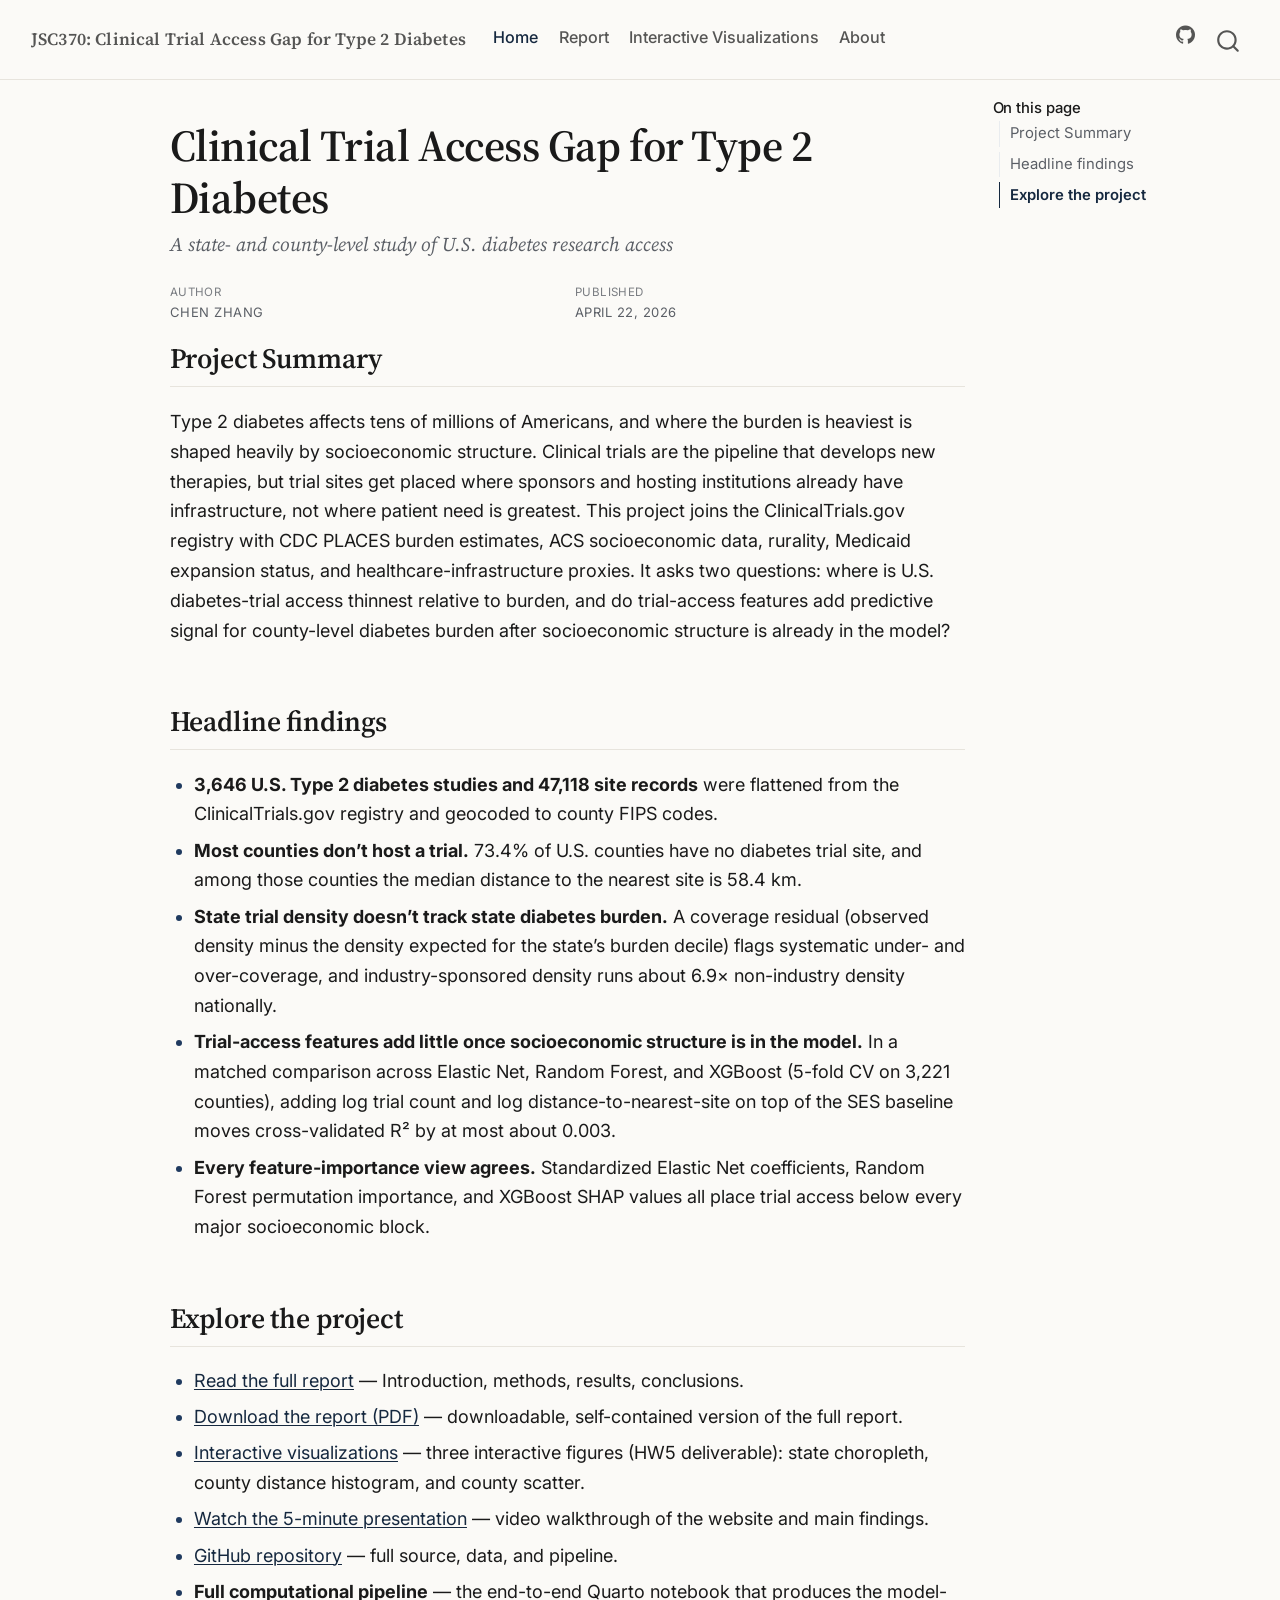
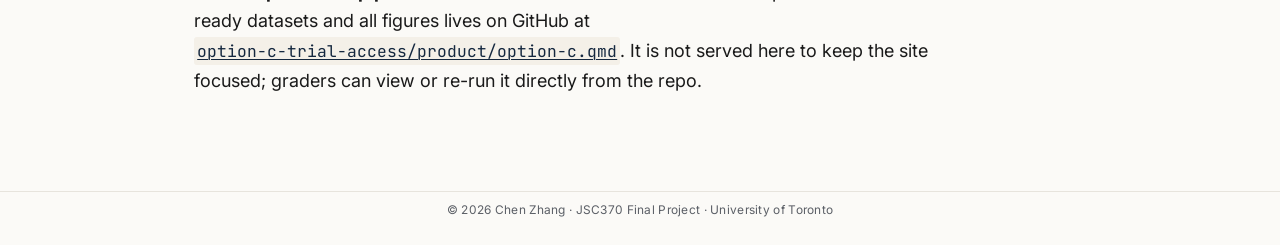
<file: docs/index.html>
<!DOCTYPE html>
<html xmlns="http://www.w3.org/1999/xhtml" lang="en" xml:lang="en"><head>

<meta charset="utf-8">
<meta name="generator" content="quarto-1.8.26">

<meta name="viewport" content="width=device-width, initial-scale=1.0, user-scalable=yes">

<meta name="author" content="Chen Zhang">
<meta name="dcterms.date" content="2026-04-22">

<title>Clinical Trial Access Gap for Type 2 Diabetes – JSC370: Clinical Trial Access Gap for Type 2 Diabetes</title>
<style>
code{white-space: pre-wrap;}
span.smallcaps{font-variant: small-caps;}
div.columns{display: flex; gap: min(4vw, 1.5em);}
div.column{flex: auto; overflow-x: auto;}
div.hanging-indent{margin-left: 1.5em; text-indent: -1.5em;}
ul.task-list{list-style: none;}
ul.task-list li input[type="checkbox"] {
  width: 0.8em;
  margin: 0 0.8em 0.2em -1em; /* quarto-specific, see https://github.com/quarto-dev/quarto-cli/issues/4556 */ 
  vertical-align: middle;
}
</style>


<script src="site_libs/quarto-nav/quarto-nav.js"></script>
<script src="site_libs/quarto-nav/headroom.min.js"></script>
<script src="site_libs/clipboard/clipboard.min.js"></script>
<script src="site_libs/quarto-search/autocomplete.umd.js"></script>
<script src="site_libs/quarto-search/fuse.min.js"></script>
<script src="site_libs/quarto-search/quarto-search.js"></script>
<meta name="quarto:offset" content="./">
<script src="site_libs/quarto-html/quarto.js" type="module"></script>
<script src="site_libs/quarto-html/tabsets/tabsets.js" type="module"></script>
<script src="site_libs/quarto-html/axe/axe-check.js" type="module"></script>
<script src="site_libs/quarto-html/popper.min.js"></script>
<script src="site_libs/quarto-html/tippy.umd.min.js"></script>
<script src="site_libs/quarto-html/anchor.min.js"></script>
<link href="site_libs/quarto-html/tippy.css" rel="stylesheet">
<link href="site_libs/quarto-html/quarto-syntax-highlighting-073bf2f059d922ccedef44d6b9c89c1d.css" rel="stylesheet" id="quarto-text-highlighting-styles">
<script src="site_libs/bootstrap/bootstrap.min.js"></script>
<link href="site_libs/bootstrap/bootstrap-icons.css" rel="stylesheet">
<link href="site_libs/bootstrap/bootstrap-3589c2f63e4191a66baddaf52dedbade.min.css" rel="stylesheet" append-hash="true" id="quarto-bootstrap" data-mode="light">
<script id="quarto-search-options" type="application/json">{
  "location": "navbar",
  "copy-button": false,
  "collapse-after": 3,
  "panel-placement": "end",
  "type": "overlay",
  "limit": 50,
  "keyboard-shortcut": [
    "f",
    "/",
    "s"
  ],
  "show-item-context": false,
  "language": {
    "search-no-results-text": "No results",
    "search-matching-documents-text": "matching documents",
    "search-copy-link-title": "Copy link to search",
    "search-hide-matches-text": "Hide additional matches",
    "search-more-match-text": "more match in this document",
    "search-more-matches-text": "more matches in this document",
    "search-clear-button-title": "Clear",
    "search-text-placeholder": "",
    "search-detached-cancel-button-title": "Cancel",
    "search-submit-button-title": "Submit",
    "search-label": "Search"
  }
}</script>


<link rel="stylesheet" href="styles.css">
</head>

<body class="nav-fixed quarto-light">

<div id="quarto-search-results"></div>
  <header id="quarto-header" class="headroom fixed-top">
    <nav class="navbar navbar-expand-lg " data-bs-theme="dark">
      <div class="navbar-container container-fluid">
      <div class="navbar-brand-container mx-auto">
    <a class="navbar-brand" href="./index.html">
    <span class="navbar-title">JSC370: Clinical Trial Access Gap for Type 2 Diabetes</span>
    </a>
  </div>
            <div id="quarto-search" class="" title="Search"></div>
          <button class="navbar-toggler" type="button" data-bs-toggle="collapse" data-bs-target="#navbarCollapse" aria-controls="navbarCollapse" role="menu" aria-expanded="false" aria-label="Toggle navigation" onclick="if (window.quartoToggleHeadroom) { window.quartoToggleHeadroom(); }">
  <span class="navbar-toggler-icon"></span>
</button>
          <div class="collapse navbar-collapse" id="navbarCollapse">
            <ul class="navbar-nav navbar-nav-scroll me-auto">
  <li class="nav-item">
    <a class="nav-link active" href="./index.html" aria-current="page"> 
<span class="menu-text">Home</span></a>
  </li>  
  <li class="nav-item">
    <a class="nav-link" href="./writing-report.html"> 
<span class="menu-text">Report</span></a>
  </li>  
  <li class="nav-item">
    <a class="nav-link" href="./viz.html"> 
<span class="menu-text">Interactive Visualizations</span></a>
  </li>  
  <li class="nav-item">
    <a class="nav-link" href="./about.html"> 
<span class="menu-text">About</span></a>
  </li>  
</ul>
            <ul class="navbar-nav navbar-nav-scroll ms-auto">
  <li class="nav-item compact">
    <a class="nav-link" href="https://github.com/shifosss/diabetes-trial-access-gap" target="_blank"> <i class="bi bi-github" role="img">
</i> 
<span class="menu-text"></span></a>
  </li>  
</ul>
          </div> <!-- /navcollapse -->
            <div class="quarto-navbar-tools">
</div>
      </div> <!-- /container-fluid -->
    </nav>
</header>
<!-- content -->
<div id="quarto-content" class="quarto-container page-columns page-rows-contents page-layout-article page-navbar">
<!-- sidebar -->
<!-- margin-sidebar -->
    <div id="quarto-margin-sidebar" class="sidebar margin-sidebar">
        <nav id="TOC" role="doc-toc" class="toc-active">
    <h2 id="toc-title">On this page</h2>
   
  <ul>
  <li><a href="#project-summary" id="toc-project-summary" class="nav-link active" data-scroll-target="#project-summary">Project Summary</a></li>
  <li><a href="#headline-findings" id="toc-headline-findings" class="nav-link" data-scroll-target="#headline-findings">Headline findings</a></li>
  <li><a href="#explore-the-project" id="toc-explore-the-project" class="nav-link" data-scroll-target="#explore-the-project">Explore the project</a></li>
  </ul>
</nav>
    </div>
<!-- main -->
<main class="content" id="quarto-document-content">

<header id="title-block-header" class="quarto-title-block default">
<div class="quarto-title">
<h1 class="title">Clinical Trial Access Gap for Type 2 Diabetes</h1>
<p class="subtitle lead">A state- and county-level study of U.S. diabetes research access</p>
</div>



<div class="quarto-title-meta">

    <div>
    <div class="quarto-title-meta-heading">Author</div>
    <div class="quarto-title-meta-contents">
             <p>Chen Zhang </p>
          </div>
  </div>
    
    <div>
    <div class="quarto-title-meta-heading">Published</div>
    <div class="quarto-title-meta-contents">
      <p class="date">April 22, 2026</p>
    </div>
  </div>
  
    
  </div>
  


</header>


<section id="project-summary" class="level2">
<h2 class="anchored" data-anchor-id="project-summary">Project Summary</h2>
<p>Type 2 diabetes affects tens of millions of Americans, and where the burden is heaviest is shaped heavily by socioeconomic structure. Clinical trials are the pipeline that develops new therapies, but trial sites get placed where sponsors and hosting institutions already have infrastructure, not where patient need is greatest. This project joins the ClinicalTrials.gov registry with CDC PLACES burden estimates, ACS socioeconomic data, rurality, Medicaid expansion status, and healthcare-infrastructure proxies. It asks two questions: where is U.S. diabetes-trial access thinnest relative to burden, and do trial-access features add predictive signal for county-level diabetes burden after socioeconomic structure is already in the model?</p>
</section>
<section id="headline-findings" class="level2">
<h2 class="anchored" data-anchor-id="headline-findings">Headline findings</h2>
<ul>
<li><strong>3,646 U.S. Type 2 diabetes studies and 47,118 site records</strong> were flattened from the ClinicalTrials.gov registry and geocoded to county FIPS codes.</li>
<li><strong>Most counties don’t host a trial.</strong> 73.4% of U.S. counties have no diabetes trial site, and among those counties the median distance to the nearest site is 58.4 km.</li>
<li><strong>State trial density doesn’t track state diabetes burden.</strong> A coverage residual (observed density minus the density expected for the state’s burden decile) flags systematic under- and over-coverage, and industry-sponsored density runs about 6.9× non-industry density nationally.</li>
<li><strong>Trial-access features add little once socioeconomic structure is in the model.</strong> In a matched comparison across Elastic Net, Random Forest, and XGBoost (5-fold CV on 3,221 counties), adding log trial count and log distance-to-nearest-site on top of the SES baseline moves cross-validated R² by at most about 0.003.</li>
<li><strong>Every feature-importance view agrees.</strong> Standardized Elastic Net coefficients, Random Forest permutation importance, and XGBoost SHAP values all place trial access below every major socioeconomic block.</li>
</ul>
</section>
<section id="explore-the-project" class="level2">
<h2 class="anchored" data-anchor-id="explore-the-project">Explore the project</h2>
<ul>
<li><strong><a href="writing-report.html">Read the full report</a></strong> — Introduction, methods, results, conclusions.</li>
<li><strong><a href="writing-report.pdf">Download the report (PDF)</a></strong> — downloadable, self-contained version of the full report.</li>
<li><strong><a href="viz.html">Interactive visualizations</a></strong> — three interactive figures (HW5 deliverable): state choropleth, county distance histogram, and county scatter.</li>
<li><strong><a href="https://youtu.be/wbvBLSPmb5k">Watch the 5-minute presentation</a></strong> — video walkthrough of the website and main findings.</li>
<li><strong><a href="https://github.com/shifosss/diabetes-trial-access-gap">GitHub repository</a></strong> — full source, data, and pipeline.</li>
<li><strong>Full computational pipeline</strong> — the end-to-end Quarto notebook that produces the model-ready datasets and all figures lives on GitHub at <a href="https://github.com/shifosss/diabetes-trial-access-gap/blob/main/option-c-trial-access/product/option-c.qmd"><code>option-c-trial-access/product/option-c.qmd</code></a>. It is not served here to keep the site focused; graders can view or re-run it directly from the repo.</li>
</ul>


</section>

</main> <!-- /main -->
<script id="quarto-html-after-body" type="application/javascript">
  window.document.addEventListener("DOMContentLoaded", function (event) {
    const icon = "";
    const anchorJS = new window.AnchorJS();
    anchorJS.options = {
      placement: 'right',
      icon: icon
    };
    anchorJS.add('.anchored');
    const isCodeAnnotation = (el) => {
      for (const clz of el.classList) {
        if (clz.startsWith('code-annotation-')) {                     
          return true;
        }
      }
      return false;
    }
    const onCopySuccess = function(e) {
      // button target
      const button = e.trigger;
      // don't keep focus
      button.blur();
      // flash "checked"
      button.classList.add('code-copy-button-checked');
      var currentTitle = button.getAttribute("title");
      button.setAttribute("title", "Copied!");
      let tooltip;
      if (window.bootstrap) {
        button.setAttribute("data-bs-toggle", "tooltip");
        button.setAttribute("data-bs-placement", "left");
        button.setAttribute("data-bs-title", "Copied!");
        tooltip = new bootstrap.Tooltip(button, 
          { trigger: "manual", 
            customClass: "code-copy-button-tooltip",
            offset: [0, -8]});
        tooltip.show();    
      }
      setTimeout(function() {
        if (tooltip) {
          tooltip.hide();
          button.removeAttribute("data-bs-title");
          button.removeAttribute("data-bs-toggle");
          button.removeAttribute("data-bs-placement");
        }
        button.setAttribute("title", currentTitle);
        button.classList.remove('code-copy-button-checked');
      }, 1000);
      // clear code selection
      e.clearSelection();
    }
    const getTextToCopy = function(trigger) {
      const outerScaffold = trigger.parentElement.cloneNode(true);
      const codeEl = outerScaffold.querySelector('code');
      for (const childEl of codeEl.children) {
        if (isCodeAnnotation(childEl)) {
          childEl.remove();
        }
      }
      return codeEl.innerText;
    }
    const clipboard = new window.ClipboardJS('.code-copy-button:not([data-in-quarto-modal])', {
      text: getTextToCopy
    });
    clipboard.on('success', onCopySuccess);
    if (window.document.getElementById('quarto-embedded-source-code-modal')) {
      const clipboardModal = new window.ClipboardJS('.code-copy-button[data-in-quarto-modal]', {
        text: getTextToCopy,
        container: window.document.getElementById('quarto-embedded-source-code-modal')
      });
      clipboardModal.on('success', onCopySuccess);
    }
      var localhostRegex = new RegExp(/^(?:http|https):\/\/localhost\:?[0-9]*\//);
      var mailtoRegex = new RegExp(/^mailto:/);
        var filterRegex = new RegExp('/' + window.location.host + '/');
      var isInternal = (href) => {
          return filterRegex.test(href) || localhostRegex.test(href) || mailtoRegex.test(href);
      }
      // Inspect non-navigation links and adorn them if external
     var links = window.document.querySelectorAll('a[href]:not(.nav-link):not(.navbar-brand):not(.toc-action):not(.sidebar-link):not(.sidebar-item-toggle):not(.pagination-link):not(.no-external):not([aria-hidden]):not(.dropdown-item):not(.quarto-navigation-tool):not(.about-link)');
      for (var i=0; i<links.length; i++) {
        const link = links[i];
        if (!isInternal(link.href)) {
          // undo the damage that might have been done by quarto-nav.js in the case of
          // links that we want to consider external
          if (link.dataset.originalHref !== undefined) {
            link.href = link.dataset.originalHref;
          }
        }
      }
    function tippyHover(el, contentFn, onTriggerFn, onUntriggerFn) {
      const config = {
        allowHTML: true,
        maxWidth: 500,
        delay: 100,
        arrow: false,
        appendTo: function(el) {
            return el.parentElement;
        },
        interactive: true,
        interactiveBorder: 10,
        theme: 'quarto',
        placement: 'bottom-start',
      };
      if (contentFn) {
        config.content = contentFn;
      }
      if (onTriggerFn) {
        config.onTrigger = onTriggerFn;
      }
      if (onUntriggerFn) {
        config.onUntrigger = onUntriggerFn;
      }
      window.tippy(el, config); 
    }
    const noterefs = window.document.querySelectorAll('a[role="doc-noteref"]');
    for (var i=0; i<noterefs.length; i++) {
      const ref = noterefs[i];
      tippyHover(ref, function() {
        // use id or data attribute instead here
        let href = ref.getAttribute('data-footnote-href') || ref.getAttribute('href');
        try { href = new URL(href).hash; } catch {}
        const id = href.replace(/^#\/?/, "");
        const note = window.document.getElementById(id);
        if (note) {
          return note.innerHTML;
        } else {
          return "";
        }
      });
    }
    const xrefs = window.document.querySelectorAll('a.quarto-xref');
    const processXRef = (id, note) => {
      // Strip column container classes
      const stripColumnClz = (el) => {
        el.classList.remove("page-full", "page-columns");
        if (el.children) {
          for (const child of el.children) {
            stripColumnClz(child);
          }
        }
      }
      stripColumnClz(note)
      if (id === null || id.startsWith('sec-')) {
        // Special case sections, only their first couple elements
        const container = document.createElement("div");
        if (note.children && note.children.length > 2) {
          container.appendChild(note.children[0].cloneNode(true));
          for (let i = 1; i < note.children.length; i++) {
            const child = note.children[i];
            if (child.tagName === "P" && child.innerText === "") {
              continue;
            } else {
              container.appendChild(child.cloneNode(true));
              break;
            }
          }
          if (window.Quarto?.typesetMath) {
            window.Quarto.typesetMath(container);
          }
          return container.innerHTML
        } else {
          if (window.Quarto?.typesetMath) {
            window.Quarto.typesetMath(note);
          }
          return note.innerHTML;
        }
      } else {
        // Remove any anchor links if they are present
        const anchorLink = note.querySelector('a.anchorjs-link');
        if (anchorLink) {
          anchorLink.remove();
        }
        if (window.Quarto?.typesetMath) {
          window.Quarto.typesetMath(note);
        }
        if (note.classList.contains("callout")) {
          return note.outerHTML;
        } else {
          return note.innerHTML;
        }
      }
    }
    for (var i=0; i<xrefs.length; i++) {
      const xref = xrefs[i];
      tippyHover(xref, undefined, function(instance) {
        instance.disable();
        let url = xref.getAttribute('href');
        let hash = undefined; 
        if (url.startsWith('#')) {
          hash = url;
        } else {
          try { hash = new URL(url).hash; } catch {}
        }
        if (hash) {
          const id = hash.replace(/^#\/?/, "");
          const note = window.document.getElementById(id);
          if (note !== null) {
            try {
              const html = processXRef(id, note.cloneNode(true));
              instance.setContent(html);
            } finally {
              instance.enable();
              instance.show();
            }
          } else {
            // See if we can fetch this
            fetch(url.split('#')[0])
            .then(res => res.text())
            .then(html => {
              const parser = new DOMParser();
              const htmlDoc = parser.parseFromString(html, "text/html");
              const note = htmlDoc.getElementById(id);
              if (note !== null) {
                const html = processXRef(id, note);
                instance.setContent(html);
              } 
            }).finally(() => {
              instance.enable();
              instance.show();
            });
          }
        } else {
          // See if we can fetch a full url (with no hash to target)
          // This is a special case and we should probably do some content thinning / targeting
          fetch(url)
          .then(res => res.text())
          .then(html => {
            const parser = new DOMParser();
            const htmlDoc = parser.parseFromString(html, "text/html");
            const note = htmlDoc.querySelector('main.content');
            if (note !== null) {
              // This should only happen for chapter cross references
              // (since there is no id in the URL)
              // remove the first header
              if (note.children.length > 0 && note.children[0].tagName === "HEADER") {
                note.children[0].remove();
              }
              const html = processXRef(null, note);
              instance.setContent(html);
            } 
          }).finally(() => {
            instance.enable();
            instance.show();
          });
        }
      }, function(instance) {
      });
    }
        let selectedAnnoteEl;
        const selectorForAnnotation = ( cell, annotation) => {
          let cellAttr = 'data-code-cell="' + cell + '"';
          let lineAttr = 'data-code-annotation="' +  annotation + '"';
          const selector = 'span[' + cellAttr + '][' + lineAttr + ']';
          return selector;
        }
        const selectCodeLines = (annoteEl) => {
          const doc = window.document;
          const targetCell = annoteEl.getAttribute("data-target-cell");
          const targetAnnotation = annoteEl.getAttribute("data-target-annotation");
          const annoteSpan = window.document.querySelector(selectorForAnnotation(targetCell, targetAnnotation));
          const lines = annoteSpan.getAttribute("data-code-lines").split(",");
          const lineIds = lines.map((line) => {
            return targetCell + "-" + line;
          })
          let top = null;
          let height = null;
          let parent = null;
          if (lineIds.length > 0) {
              //compute the position of the single el (top and bottom and make a div)
              const el = window.document.getElementById(lineIds[0]);
              top = el.offsetTop;
              height = el.offsetHeight;
              parent = el.parentElement.parentElement;
            if (lineIds.length > 1) {
              const lastEl = window.document.getElementById(lineIds[lineIds.length - 1]);
              const bottom = lastEl.offsetTop + lastEl.offsetHeight;
              height = bottom - top;
            }
            if (top !== null && height !== null && parent !== null) {
              // cook up a div (if necessary) and position it 
              let div = window.document.getElementById("code-annotation-line-highlight");
              if (div === null) {
                div = window.document.createElement("div");
                div.setAttribute("id", "code-annotation-line-highlight");
                div.style.position = 'absolute';
                parent.appendChild(div);
              }
              div.style.top = top - 2 + "px";
              div.style.height = height + 4 + "px";
              div.style.left = 0;
              let gutterDiv = window.document.getElementById("code-annotation-line-highlight-gutter");
              if (gutterDiv === null) {
                gutterDiv = window.document.createElement("div");
                gutterDiv.setAttribute("id", "code-annotation-line-highlight-gutter");
                gutterDiv.style.position = 'absolute';
                const codeCell = window.document.getElementById(targetCell);
                const gutter = codeCell.querySelector('.code-annotation-gutter');
                gutter.appendChild(gutterDiv);
              }
              gutterDiv.style.top = top - 2 + "px";
              gutterDiv.style.height = height + 4 + "px";
            }
            selectedAnnoteEl = annoteEl;
          }
        };
        const unselectCodeLines = () => {
          const elementsIds = ["code-annotation-line-highlight", "code-annotation-line-highlight-gutter"];
          elementsIds.forEach((elId) => {
            const div = window.document.getElementById(elId);
            if (div) {
              div.remove();
            }
          });
          selectedAnnoteEl = undefined;
        };
          // Handle positioning of the toggle
      window.addEventListener(
        "resize",
        throttle(() => {
          elRect = undefined;
          if (selectedAnnoteEl) {
            selectCodeLines(selectedAnnoteEl);
          }
        }, 10)
      );
      function throttle(fn, ms) {
      let throttle = false;
      let timer;
        return (...args) => {
          if(!throttle) { // first call gets through
              fn.apply(this, args);
              throttle = true;
          } else { // all the others get throttled
              if(timer) clearTimeout(timer); // cancel #2
              timer = setTimeout(() => {
                fn.apply(this, args);
                timer = throttle = false;
              }, ms);
          }
        };
      }
        // Attach click handler to the DT
        const annoteDls = window.document.querySelectorAll('dt[data-target-cell]');
        for (const annoteDlNode of annoteDls) {
          annoteDlNode.addEventListener('click', (event) => {
            const clickedEl = event.target;
            if (clickedEl !== selectedAnnoteEl) {
              unselectCodeLines();
              const activeEl = window.document.querySelector('dt[data-target-cell].code-annotation-active');
              if (activeEl) {
                activeEl.classList.remove('code-annotation-active');
              }
              selectCodeLines(clickedEl);
              clickedEl.classList.add('code-annotation-active');
            } else {
              // Unselect the line
              unselectCodeLines();
              clickedEl.classList.remove('code-annotation-active');
            }
          });
        }
    const findCites = (el) => {
      const parentEl = el.parentElement;
      if (parentEl) {
        const cites = parentEl.dataset.cites;
        if (cites) {
          return {
            el,
            cites: cites.split(' ')
          };
        } else {
          return findCites(el.parentElement)
        }
      } else {
        return undefined;
      }
    };
    var bibliorefs = window.document.querySelectorAll('a[role="doc-biblioref"]');
    for (var i=0; i<bibliorefs.length; i++) {
      const ref = bibliorefs[i];
      const citeInfo = findCites(ref);
      if (citeInfo) {
        tippyHover(citeInfo.el, function() {
          var popup = window.document.createElement('div');
          citeInfo.cites.forEach(function(cite) {
            var citeDiv = window.document.createElement('div');
            citeDiv.classList.add('hanging-indent');
            citeDiv.classList.add('csl-entry');
            var biblioDiv = window.document.getElementById('ref-' + cite);
            if (biblioDiv) {
              citeDiv.innerHTML = biblioDiv.innerHTML;
            }
            popup.appendChild(citeDiv);
          });
          return popup.innerHTML;
        });
      }
    }
  });
  </script>
</div> <!-- /content -->
<footer class="footer">
  <div class="nav-footer">
    <div class="nav-footer-left">
      &nbsp;
    </div>   
    <div class="nav-footer-center">
<p>© 2026 Chen Zhang · JSC370 Final Project · University of Toronto</p>
</div>
    <div class="nav-footer-right">
      &nbsp;
    </div>
  </div>
</footer>




</body></html>
</file>
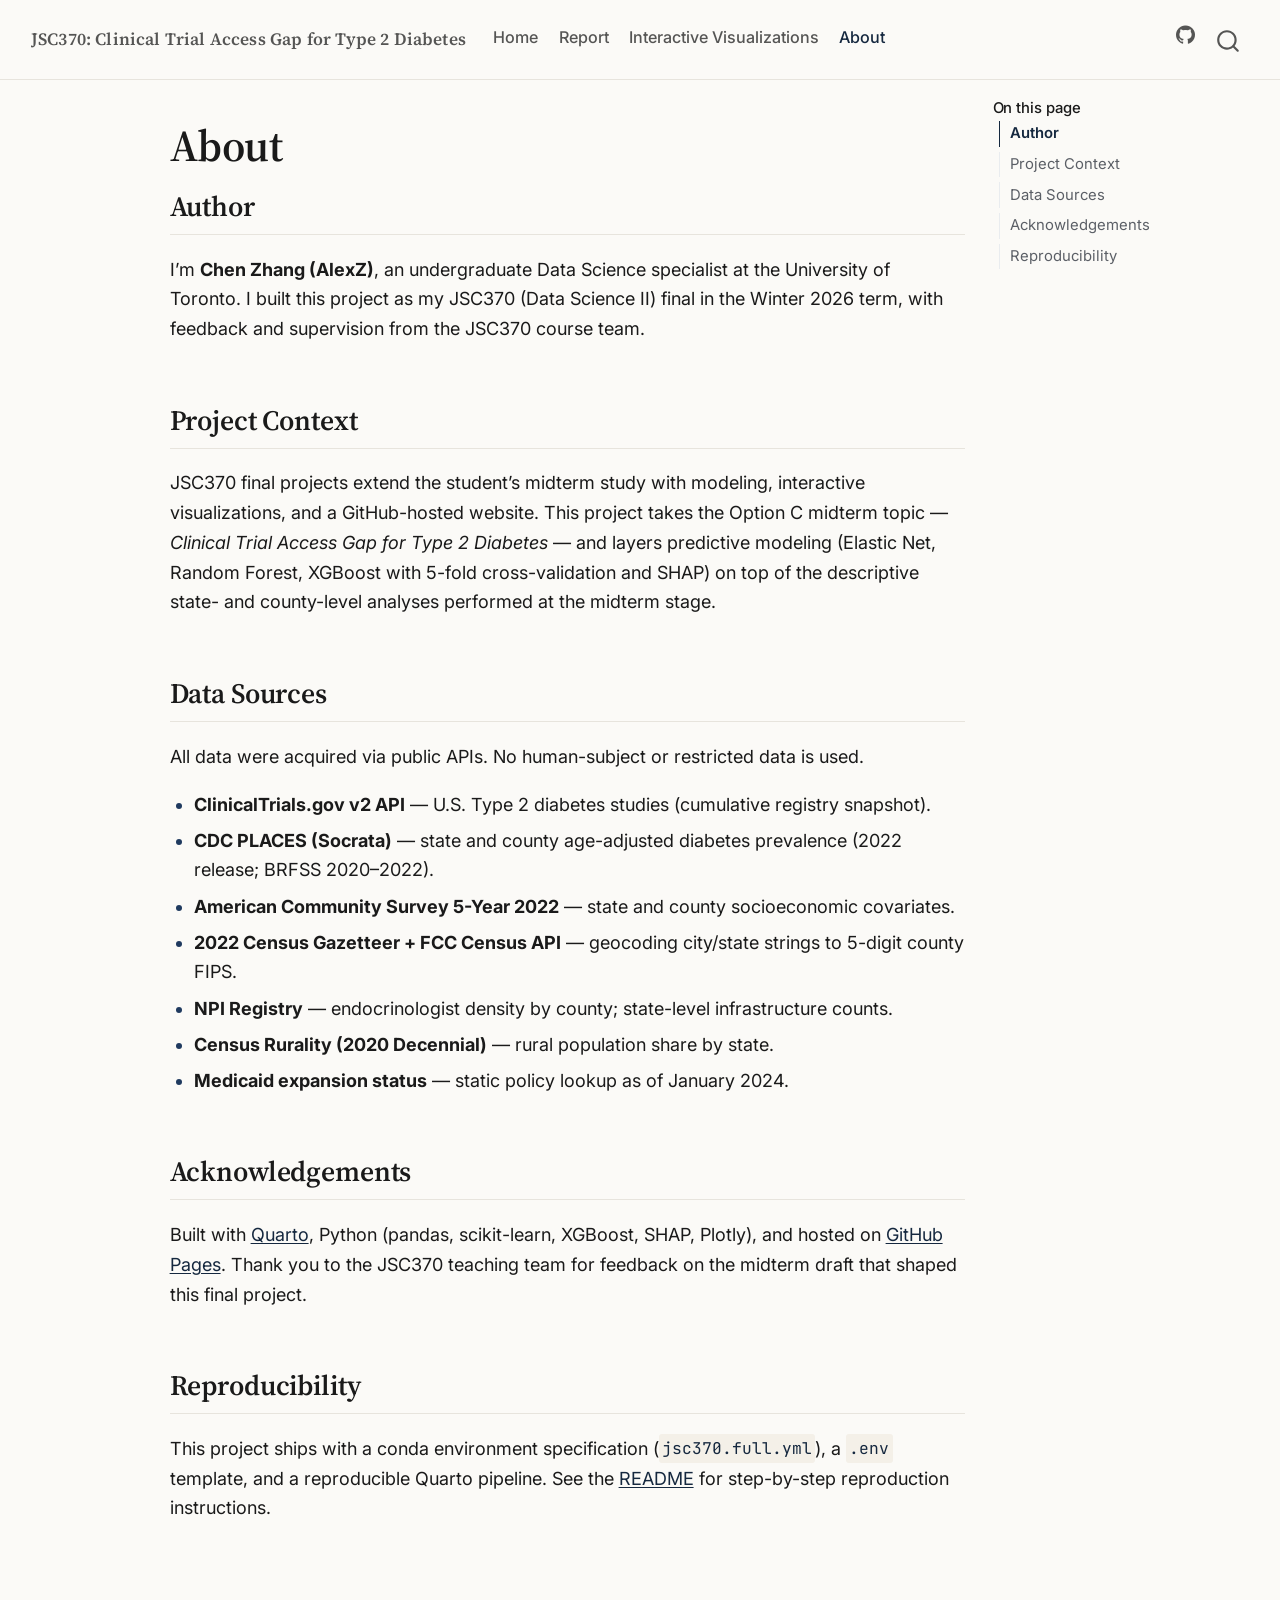
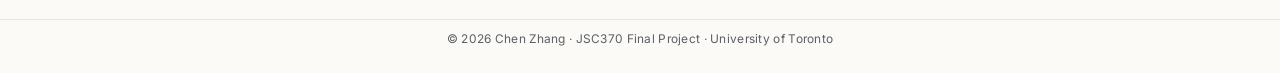
<file: docs/about.html>
<!DOCTYPE html>
<html xmlns="http://www.w3.org/1999/xhtml" lang="en" xml:lang="en"><head>

<meta charset="utf-8">
<meta name="generator" content="quarto-1.8.26">

<meta name="viewport" content="width=device-width, initial-scale=1.0, user-scalable=yes">


<title>About – JSC370: Clinical Trial Access Gap for Type 2 Diabetes</title>
<style>
code{white-space: pre-wrap;}
span.smallcaps{font-variant: small-caps;}
div.columns{display: flex; gap: min(4vw, 1.5em);}
div.column{flex: auto; overflow-x: auto;}
div.hanging-indent{margin-left: 1.5em; text-indent: -1.5em;}
ul.task-list{list-style: none;}
ul.task-list li input[type="checkbox"] {
  width: 0.8em;
  margin: 0 0.8em 0.2em -1em; /* quarto-specific, see https://github.com/quarto-dev/quarto-cli/issues/4556 */ 
  vertical-align: middle;
}
</style>


<script src="site_libs/quarto-nav/quarto-nav.js"></script>
<script src="site_libs/quarto-nav/headroom.min.js"></script>
<script src="site_libs/clipboard/clipboard.min.js"></script>
<script src="site_libs/quarto-search/autocomplete.umd.js"></script>
<script src="site_libs/quarto-search/fuse.min.js"></script>
<script src="site_libs/quarto-search/quarto-search.js"></script>
<meta name="quarto:offset" content="./">
<script src="site_libs/quarto-html/quarto.js" type="module"></script>
<script src="site_libs/quarto-html/tabsets/tabsets.js" type="module"></script>
<script src="site_libs/quarto-html/axe/axe-check.js" type="module"></script>
<script src="site_libs/quarto-html/popper.min.js"></script>
<script src="site_libs/quarto-html/tippy.umd.min.js"></script>
<script src="site_libs/quarto-html/anchor.min.js"></script>
<link href="site_libs/quarto-html/tippy.css" rel="stylesheet">
<link href="site_libs/quarto-html/quarto-syntax-highlighting-073bf2f059d922ccedef44d6b9c89c1d.css" rel="stylesheet" id="quarto-text-highlighting-styles">
<script src="site_libs/bootstrap/bootstrap.min.js"></script>
<link href="site_libs/bootstrap/bootstrap-icons.css" rel="stylesheet">
<link href="site_libs/bootstrap/bootstrap-3589c2f63e4191a66baddaf52dedbade.min.css" rel="stylesheet" append-hash="true" id="quarto-bootstrap" data-mode="light">
<script id="quarto-search-options" type="application/json">{
  "location": "navbar",
  "copy-button": false,
  "collapse-after": 3,
  "panel-placement": "end",
  "type": "overlay",
  "limit": 50,
  "keyboard-shortcut": [
    "f",
    "/",
    "s"
  ],
  "show-item-context": false,
  "language": {
    "search-no-results-text": "No results",
    "search-matching-documents-text": "matching documents",
    "search-copy-link-title": "Copy link to search",
    "search-hide-matches-text": "Hide additional matches",
    "search-more-match-text": "more match in this document",
    "search-more-matches-text": "more matches in this document",
    "search-clear-button-title": "Clear",
    "search-text-placeholder": "",
    "search-detached-cancel-button-title": "Cancel",
    "search-submit-button-title": "Submit",
    "search-label": "Search"
  }
}</script>


<link rel="stylesheet" href="styles.css">
</head>

<body class="nav-fixed quarto-light">

<div id="quarto-search-results"></div>
  <header id="quarto-header" class="headroom fixed-top">
    <nav class="navbar navbar-expand-lg " data-bs-theme="dark">
      <div class="navbar-container container-fluid">
      <div class="navbar-brand-container mx-auto">
    <a class="navbar-brand" href="./index.html">
    <span class="navbar-title">JSC370: Clinical Trial Access Gap for Type 2 Diabetes</span>
    </a>
  </div>
            <div id="quarto-search" class="" title="Search"></div>
          <button class="navbar-toggler" type="button" data-bs-toggle="collapse" data-bs-target="#navbarCollapse" aria-controls="navbarCollapse" role="menu" aria-expanded="false" aria-label="Toggle navigation" onclick="if (window.quartoToggleHeadroom) { window.quartoToggleHeadroom(); }">
  <span class="navbar-toggler-icon"></span>
</button>
          <div class="collapse navbar-collapse" id="navbarCollapse">
            <ul class="navbar-nav navbar-nav-scroll me-auto">
  <li class="nav-item">
    <a class="nav-link" href="./index.html"> 
<span class="menu-text">Home</span></a>
  </li>  
  <li class="nav-item">
    <a class="nav-link" href="./writing-report.html"> 
<span class="menu-text">Report</span></a>
  </li>  
  <li class="nav-item">
    <a class="nav-link" href="./viz.html"> 
<span class="menu-text">Interactive Visualizations</span></a>
  </li>  
  <li class="nav-item">
    <a class="nav-link active" href="./about.html" aria-current="page"> 
<span class="menu-text">About</span></a>
  </li>  
</ul>
            <ul class="navbar-nav navbar-nav-scroll ms-auto">
  <li class="nav-item compact">
    <a class="nav-link" href="https://github.com/shifosss/diabetes-trial-access-gap" target="_blank"> <i class="bi bi-github" role="img">
</i> 
<span class="menu-text"></span></a>
  </li>  
</ul>
          </div> <!-- /navcollapse -->
            <div class="quarto-navbar-tools">
</div>
      </div> <!-- /container-fluid -->
    </nav>
</header>
<!-- content -->
<div id="quarto-content" class="quarto-container page-columns page-rows-contents page-layout-article page-navbar">
<!-- sidebar -->
<!-- margin-sidebar -->
    <div id="quarto-margin-sidebar" class="sidebar margin-sidebar">
        <nav id="TOC" role="doc-toc" class="toc-active">
    <h2 id="toc-title">On this page</h2>
   
  <ul>
  <li><a href="#author" id="toc-author" class="nav-link active" data-scroll-target="#author">Author</a></li>
  <li><a href="#project-context" id="toc-project-context" class="nav-link" data-scroll-target="#project-context">Project Context</a></li>
  <li><a href="#data-sources" id="toc-data-sources" class="nav-link" data-scroll-target="#data-sources">Data Sources</a></li>
  <li><a href="#acknowledgements" id="toc-acknowledgements" class="nav-link" data-scroll-target="#acknowledgements">Acknowledgements</a></li>
  <li><a href="#reproducibility" id="toc-reproducibility" class="nav-link" data-scroll-target="#reproducibility">Reproducibility</a></li>
  </ul>
</nav>
    </div>
<!-- main -->
<main class="content" id="quarto-document-content">

<header id="title-block-header" class="quarto-title-block default">
<div class="quarto-title">
<h1 class="title">About</h1>
</div>



<div class="quarto-title-meta">

    
  
    
  </div>
  


</header>


<section id="author" class="level2">
<h2 class="anchored" data-anchor-id="author">Author</h2>
<p>I’m <strong>Chen Zhang (AlexZ)</strong>, an undergraduate Data Science specialist at the University of Toronto. I built this project as my JSC370 (Data Science II) final in the Winter 2026 term, with feedback and supervision from the JSC370 course team.</p>
</section>
<section id="project-context" class="level2">
<h2 class="anchored" data-anchor-id="project-context">Project Context</h2>
<p>JSC370 final projects extend the student’s midterm study with modeling, interactive visualizations, and a GitHub-hosted website. This project takes the Option C midterm topic — <em>Clinical Trial Access Gap for Type 2 Diabetes</em> — and layers predictive modeling (Elastic Net, Random Forest, XGBoost with 5-fold cross-validation and SHAP) on top of the descriptive state- and county-level analyses performed at the midterm stage.</p>
</section>
<section id="data-sources" class="level2">
<h2 class="anchored" data-anchor-id="data-sources">Data Sources</h2>
<p>All data were acquired via public APIs. No human-subject or restricted data is used.</p>
<ul>
<li><strong>ClinicalTrials.gov v2 API</strong> — U.S. Type 2 diabetes studies (cumulative registry snapshot).</li>
<li><strong>CDC PLACES (Socrata)</strong> — state and county age-adjusted diabetes prevalence (2022 release; BRFSS 2020–2022).</li>
<li><strong>American Community Survey 5-Year 2022</strong> — state and county socioeconomic covariates.</li>
<li><strong>2022 Census Gazetteer + FCC Census API</strong> — geocoding city/state strings to 5-digit county FIPS.</li>
<li><strong>NPI Registry</strong> — endocrinologist density by county; state-level infrastructure counts.</li>
<li><strong>Census Rurality (2020 Decennial)</strong> — rural population share by state.</li>
<li><strong>Medicaid expansion status</strong> — static policy lookup as of January 2024.</li>
</ul>
</section>
<section id="acknowledgements" class="level2">
<h2 class="anchored" data-anchor-id="acknowledgements">Acknowledgements</h2>
<p>Built with <a href="https://quarto.org/">Quarto</a>, Python (pandas, scikit-learn, XGBoost, SHAP, Plotly), and hosted on <a href="https://pages.github.com/">GitHub Pages</a>. Thank you to the JSC370 teaching team for feedback on the midterm draft that shaped this final project.</p>
</section>
<section id="reproducibility" class="level2">
<h2 class="anchored" data-anchor-id="reproducibility">Reproducibility</h2>
<p>This project ships with a conda environment specification (<code>jsc370.full.yml</code>), a <code>.env</code> template, and a reproducible Quarto pipeline. See the <a href="https://github.com/shifosss/diabetes-trial-access-gap">README</a> for step-by-step reproduction instructions.</p>


</section>

</main> <!-- /main -->
<script id="quarto-html-after-body" type="application/javascript">
  window.document.addEventListener("DOMContentLoaded", function (event) {
    const icon = "";
    const anchorJS = new window.AnchorJS();
    anchorJS.options = {
      placement: 'right',
      icon: icon
    };
    anchorJS.add('.anchored');
    const isCodeAnnotation = (el) => {
      for (const clz of el.classList) {
        if (clz.startsWith('code-annotation-')) {                     
          return true;
        }
      }
      return false;
    }
    const onCopySuccess = function(e) {
      // button target
      const button = e.trigger;
      // don't keep focus
      button.blur();
      // flash "checked"
      button.classList.add('code-copy-button-checked');
      var currentTitle = button.getAttribute("title");
      button.setAttribute("title", "Copied!");
      let tooltip;
      if (window.bootstrap) {
        button.setAttribute("data-bs-toggle", "tooltip");
        button.setAttribute("data-bs-placement", "left");
        button.setAttribute("data-bs-title", "Copied!");
        tooltip = new bootstrap.Tooltip(button, 
          { trigger: "manual", 
            customClass: "code-copy-button-tooltip",
            offset: [0, -8]});
        tooltip.show();    
      }
      setTimeout(function() {
        if (tooltip) {
          tooltip.hide();
          button.removeAttribute("data-bs-title");
          button.removeAttribute("data-bs-toggle");
          button.removeAttribute("data-bs-placement");
        }
        button.setAttribute("title", currentTitle);
        button.classList.remove('code-copy-button-checked');
      }, 1000);
      // clear code selection
      e.clearSelection();
    }
    const getTextToCopy = function(trigger) {
      const outerScaffold = trigger.parentElement.cloneNode(true);
      const codeEl = outerScaffold.querySelector('code');
      for (const childEl of codeEl.children) {
        if (isCodeAnnotation(childEl)) {
          childEl.remove();
        }
      }
      return codeEl.innerText;
    }
    const clipboard = new window.ClipboardJS('.code-copy-button:not([data-in-quarto-modal])', {
      text: getTextToCopy
    });
    clipboard.on('success', onCopySuccess);
    if (window.document.getElementById('quarto-embedded-source-code-modal')) {
      const clipboardModal = new window.ClipboardJS('.code-copy-button[data-in-quarto-modal]', {
        text: getTextToCopy,
        container: window.document.getElementById('quarto-embedded-source-code-modal')
      });
      clipboardModal.on('success', onCopySuccess);
    }
      var localhostRegex = new RegExp(/^(?:http|https):\/\/localhost\:?[0-9]*\//);
      var mailtoRegex = new RegExp(/^mailto:/);
        var filterRegex = new RegExp('/' + window.location.host + '/');
      var isInternal = (href) => {
          return filterRegex.test(href) || localhostRegex.test(href) || mailtoRegex.test(href);
      }
      // Inspect non-navigation links and adorn them if external
     var links = window.document.querySelectorAll('a[href]:not(.nav-link):not(.navbar-brand):not(.toc-action):not(.sidebar-link):not(.sidebar-item-toggle):not(.pagination-link):not(.no-external):not([aria-hidden]):not(.dropdown-item):not(.quarto-navigation-tool):not(.about-link)');
      for (var i=0; i<links.length; i++) {
        const link = links[i];
        if (!isInternal(link.href)) {
          // undo the damage that might have been done by quarto-nav.js in the case of
          // links that we want to consider external
          if (link.dataset.originalHref !== undefined) {
            link.href = link.dataset.originalHref;
          }
        }
      }
    function tippyHover(el, contentFn, onTriggerFn, onUntriggerFn) {
      const config = {
        allowHTML: true,
        maxWidth: 500,
        delay: 100,
        arrow: false,
        appendTo: function(el) {
            return el.parentElement;
        },
        interactive: true,
        interactiveBorder: 10,
        theme: 'quarto',
        placement: 'bottom-start',
      };
      if (contentFn) {
        config.content = contentFn;
      }
      if (onTriggerFn) {
        config.onTrigger = onTriggerFn;
      }
      if (onUntriggerFn) {
        config.onUntrigger = onUntriggerFn;
      }
      window.tippy(el, config); 
    }
    const noterefs = window.document.querySelectorAll('a[role="doc-noteref"]');
    for (var i=0; i<noterefs.length; i++) {
      const ref = noterefs[i];
      tippyHover(ref, function() {
        // use id or data attribute instead here
        let href = ref.getAttribute('data-footnote-href') || ref.getAttribute('href');
        try { href = new URL(href).hash; } catch {}
        const id = href.replace(/^#\/?/, "");
        const note = window.document.getElementById(id);
        if (note) {
          return note.innerHTML;
        } else {
          return "";
        }
      });
    }
    const xrefs = window.document.querySelectorAll('a.quarto-xref');
    const processXRef = (id, note) => {
      // Strip column container classes
      const stripColumnClz = (el) => {
        el.classList.remove("page-full", "page-columns");
        if (el.children) {
          for (const child of el.children) {
            stripColumnClz(child);
          }
        }
      }
      stripColumnClz(note)
      if (id === null || id.startsWith('sec-')) {
        // Special case sections, only their first couple elements
        const container = document.createElement("div");
        if (note.children && note.children.length > 2) {
          container.appendChild(note.children[0].cloneNode(true));
          for (let i = 1; i < note.children.length; i++) {
            const child = note.children[i];
            if (child.tagName === "P" && child.innerText === "") {
              continue;
            } else {
              container.appendChild(child.cloneNode(true));
              break;
            }
          }
          if (window.Quarto?.typesetMath) {
            window.Quarto.typesetMath(container);
          }
          return container.innerHTML
        } else {
          if (window.Quarto?.typesetMath) {
            window.Quarto.typesetMath(note);
          }
          return note.innerHTML;
        }
      } else {
        // Remove any anchor links if they are present
        const anchorLink = note.querySelector('a.anchorjs-link');
        if (anchorLink) {
          anchorLink.remove();
        }
        if (window.Quarto?.typesetMath) {
          window.Quarto.typesetMath(note);
        }
        if (note.classList.contains("callout")) {
          return note.outerHTML;
        } else {
          return note.innerHTML;
        }
      }
    }
    for (var i=0; i<xrefs.length; i++) {
      const xref = xrefs[i];
      tippyHover(xref, undefined, function(instance) {
        instance.disable();
        let url = xref.getAttribute('href');
        let hash = undefined; 
        if (url.startsWith('#')) {
          hash = url;
        } else {
          try { hash = new URL(url).hash; } catch {}
        }
        if (hash) {
          const id = hash.replace(/^#\/?/, "");
          const note = window.document.getElementById(id);
          if (note !== null) {
            try {
              const html = processXRef(id, note.cloneNode(true));
              instance.setContent(html);
            } finally {
              instance.enable();
              instance.show();
            }
          } else {
            // See if we can fetch this
            fetch(url.split('#')[0])
            .then(res => res.text())
            .then(html => {
              const parser = new DOMParser();
              const htmlDoc = parser.parseFromString(html, "text/html");
              const note = htmlDoc.getElementById(id);
              if (note !== null) {
                const html = processXRef(id, note);
                instance.setContent(html);
              } 
            }).finally(() => {
              instance.enable();
              instance.show();
            });
          }
        } else {
          // See if we can fetch a full url (with no hash to target)
          // This is a special case and we should probably do some content thinning / targeting
          fetch(url)
          .then(res => res.text())
          .then(html => {
            const parser = new DOMParser();
            const htmlDoc = parser.parseFromString(html, "text/html");
            const note = htmlDoc.querySelector('main.content');
            if (note !== null) {
              // This should only happen for chapter cross references
              // (since there is no id in the URL)
              // remove the first header
              if (note.children.length > 0 && note.children[0].tagName === "HEADER") {
                note.children[0].remove();
              }
              const html = processXRef(null, note);
              instance.setContent(html);
            } 
          }).finally(() => {
            instance.enable();
            instance.show();
          });
        }
      }, function(instance) {
      });
    }
        let selectedAnnoteEl;
        const selectorForAnnotation = ( cell, annotation) => {
          let cellAttr = 'data-code-cell="' + cell + '"';
          let lineAttr = 'data-code-annotation="' +  annotation + '"';
          const selector = 'span[' + cellAttr + '][' + lineAttr + ']';
          return selector;
        }
        const selectCodeLines = (annoteEl) => {
          const doc = window.document;
          const targetCell = annoteEl.getAttribute("data-target-cell");
          const targetAnnotation = annoteEl.getAttribute("data-target-annotation");
          const annoteSpan = window.document.querySelector(selectorForAnnotation(targetCell, targetAnnotation));
          const lines = annoteSpan.getAttribute("data-code-lines").split(",");
          const lineIds = lines.map((line) => {
            return targetCell + "-" + line;
          })
          let top = null;
          let height = null;
          let parent = null;
          if (lineIds.length > 0) {
              //compute the position of the single el (top and bottom and make a div)
              const el = window.document.getElementById(lineIds[0]);
              top = el.offsetTop;
              height = el.offsetHeight;
              parent = el.parentElement.parentElement;
            if (lineIds.length > 1) {
              const lastEl = window.document.getElementById(lineIds[lineIds.length - 1]);
              const bottom = lastEl.offsetTop + lastEl.offsetHeight;
              height = bottom - top;
            }
            if (top !== null && height !== null && parent !== null) {
              // cook up a div (if necessary) and position it 
              let div = window.document.getElementById("code-annotation-line-highlight");
              if (div === null) {
                div = window.document.createElement("div");
                div.setAttribute("id", "code-annotation-line-highlight");
                div.style.position = 'absolute';
                parent.appendChild(div);
              }
              div.style.top = top - 2 + "px";
              div.style.height = height + 4 + "px";
              div.style.left = 0;
              let gutterDiv = window.document.getElementById("code-annotation-line-highlight-gutter");
              if (gutterDiv === null) {
                gutterDiv = window.document.createElement("div");
                gutterDiv.setAttribute("id", "code-annotation-line-highlight-gutter");
                gutterDiv.style.position = 'absolute';
                const codeCell = window.document.getElementById(targetCell);
                const gutter = codeCell.querySelector('.code-annotation-gutter');
                gutter.appendChild(gutterDiv);
              }
              gutterDiv.style.top = top - 2 + "px";
              gutterDiv.style.height = height + 4 + "px";
            }
            selectedAnnoteEl = annoteEl;
          }
        };
        const unselectCodeLines = () => {
          const elementsIds = ["code-annotation-line-highlight", "code-annotation-line-highlight-gutter"];
          elementsIds.forEach((elId) => {
            const div = window.document.getElementById(elId);
            if (div) {
              div.remove();
            }
          });
          selectedAnnoteEl = undefined;
        };
          // Handle positioning of the toggle
      window.addEventListener(
        "resize",
        throttle(() => {
          elRect = undefined;
          if (selectedAnnoteEl) {
            selectCodeLines(selectedAnnoteEl);
          }
        }, 10)
      );
      function throttle(fn, ms) {
      let throttle = false;
      let timer;
        return (...args) => {
          if(!throttle) { // first call gets through
              fn.apply(this, args);
              throttle = true;
          } else { // all the others get throttled
              if(timer) clearTimeout(timer); // cancel #2
              timer = setTimeout(() => {
                fn.apply(this, args);
                timer = throttle = false;
              }, ms);
          }
        };
      }
        // Attach click handler to the DT
        const annoteDls = window.document.querySelectorAll('dt[data-target-cell]');
        for (const annoteDlNode of annoteDls) {
          annoteDlNode.addEventListener('click', (event) => {
            const clickedEl = event.target;
            if (clickedEl !== selectedAnnoteEl) {
              unselectCodeLines();
              const activeEl = window.document.querySelector('dt[data-target-cell].code-annotation-active');
              if (activeEl) {
                activeEl.classList.remove('code-annotation-active');
              }
              selectCodeLines(clickedEl);
              clickedEl.classList.add('code-annotation-active');
            } else {
              // Unselect the line
              unselectCodeLines();
              clickedEl.classList.remove('code-annotation-active');
            }
          });
        }
    const findCites = (el) => {
      const parentEl = el.parentElement;
      if (parentEl) {
        const cites = parentEl.dataset.cites;
        if (cites) {
          return {
            el,
            cites: cites.split(' ')
          };
        } else {
          return findCites(el.parentElement)
        }
      } else {
        return undefined;
      }
    };
    var bibliorefs = window.document.querySelectorAll('a[role="doc-biblioref"]');
    for (var i=0; i<bibliorefs.length; i++) {
      const ref = bibliorefs[i];
      const citeInfo = findCites(ref);
      if (citeInfo) {
        tippyHover(citeInfo.el, function() {
          var popup = window.document.createElement('div');
          citeInfo.cites.forEach(function(cite) {
            var citeDiv = window.document.createElement('div');
            citeDiv.classList.add('hanging-indent');
            citeDiv.classList.add('csl-entry');
            var biblioDiv = window.document.getElementById('ref-' + cite);
            if (biblioDiv) {
              citeDiv.innerHTML = biblioDiv.innerHTML;
            }
            popup.appendChild(citeDiv);
          });
          return popup.innerHTML;
        });
      }
    }
  });
  </script>
</div> <!-- /content -->
<footer class="footer">
  <div class="nav-footer">
    <div class="nav-footer-left">
      &nbsp;
    </div>   
    <div class="nav-footer-center">
<p>© 2026 Chen Zhang · JSC370 Final Project · University of Toronto</p>
</div>
    <div class="nav-footer-right">
      &nbsp;
    </div>
  </div>
</footer>




</body></html>
</file>
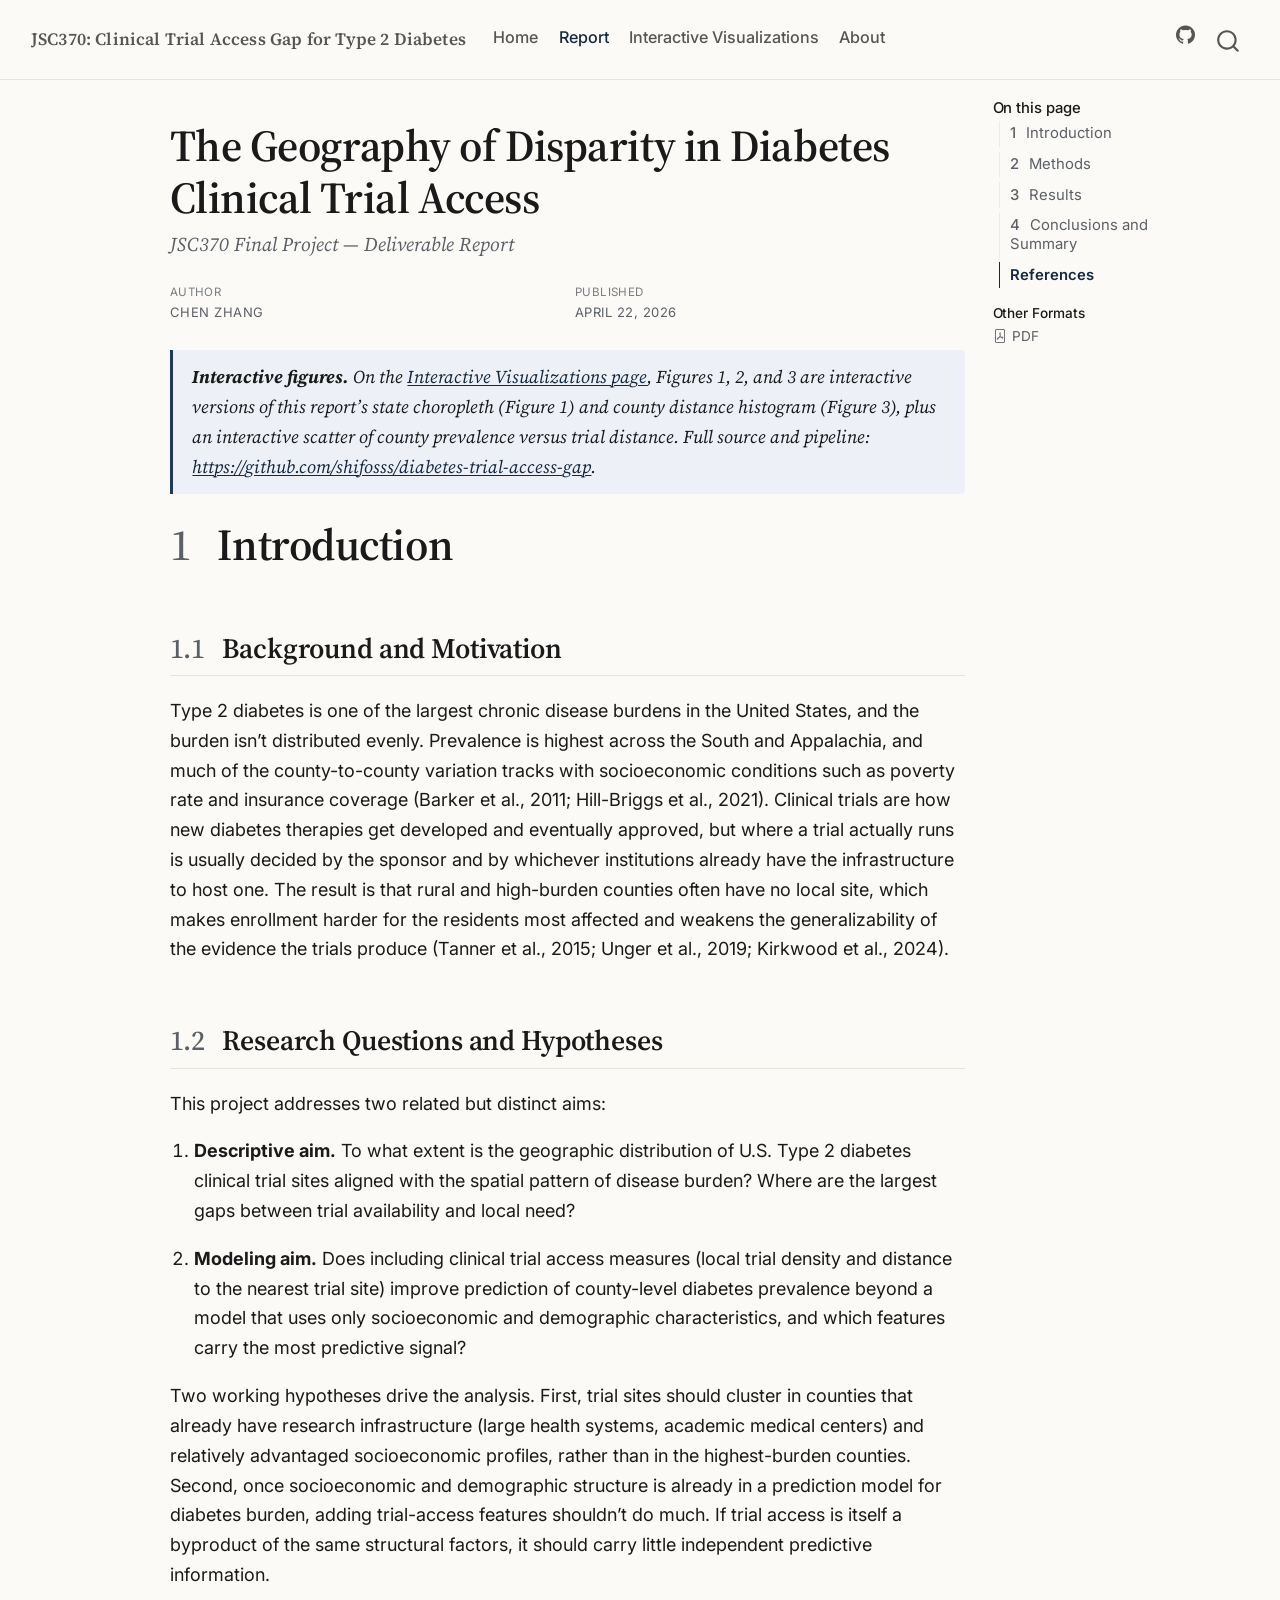
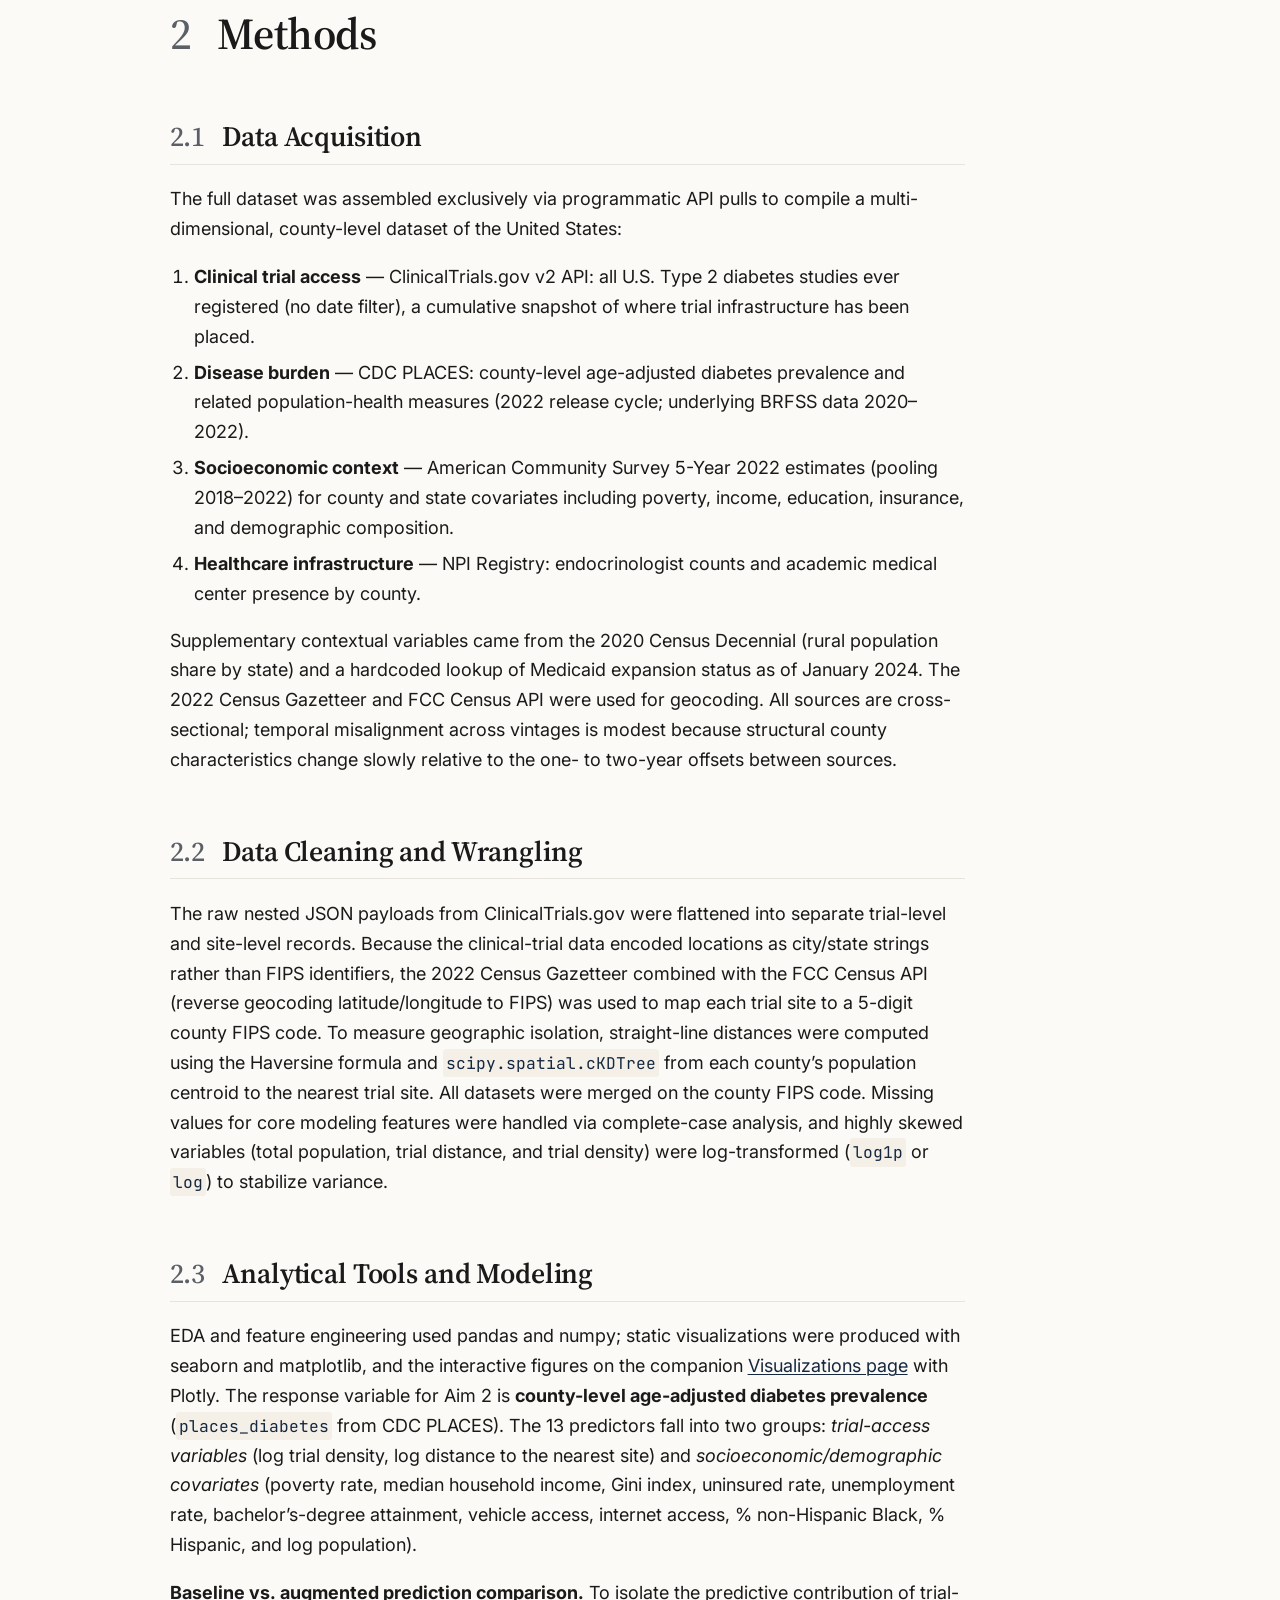
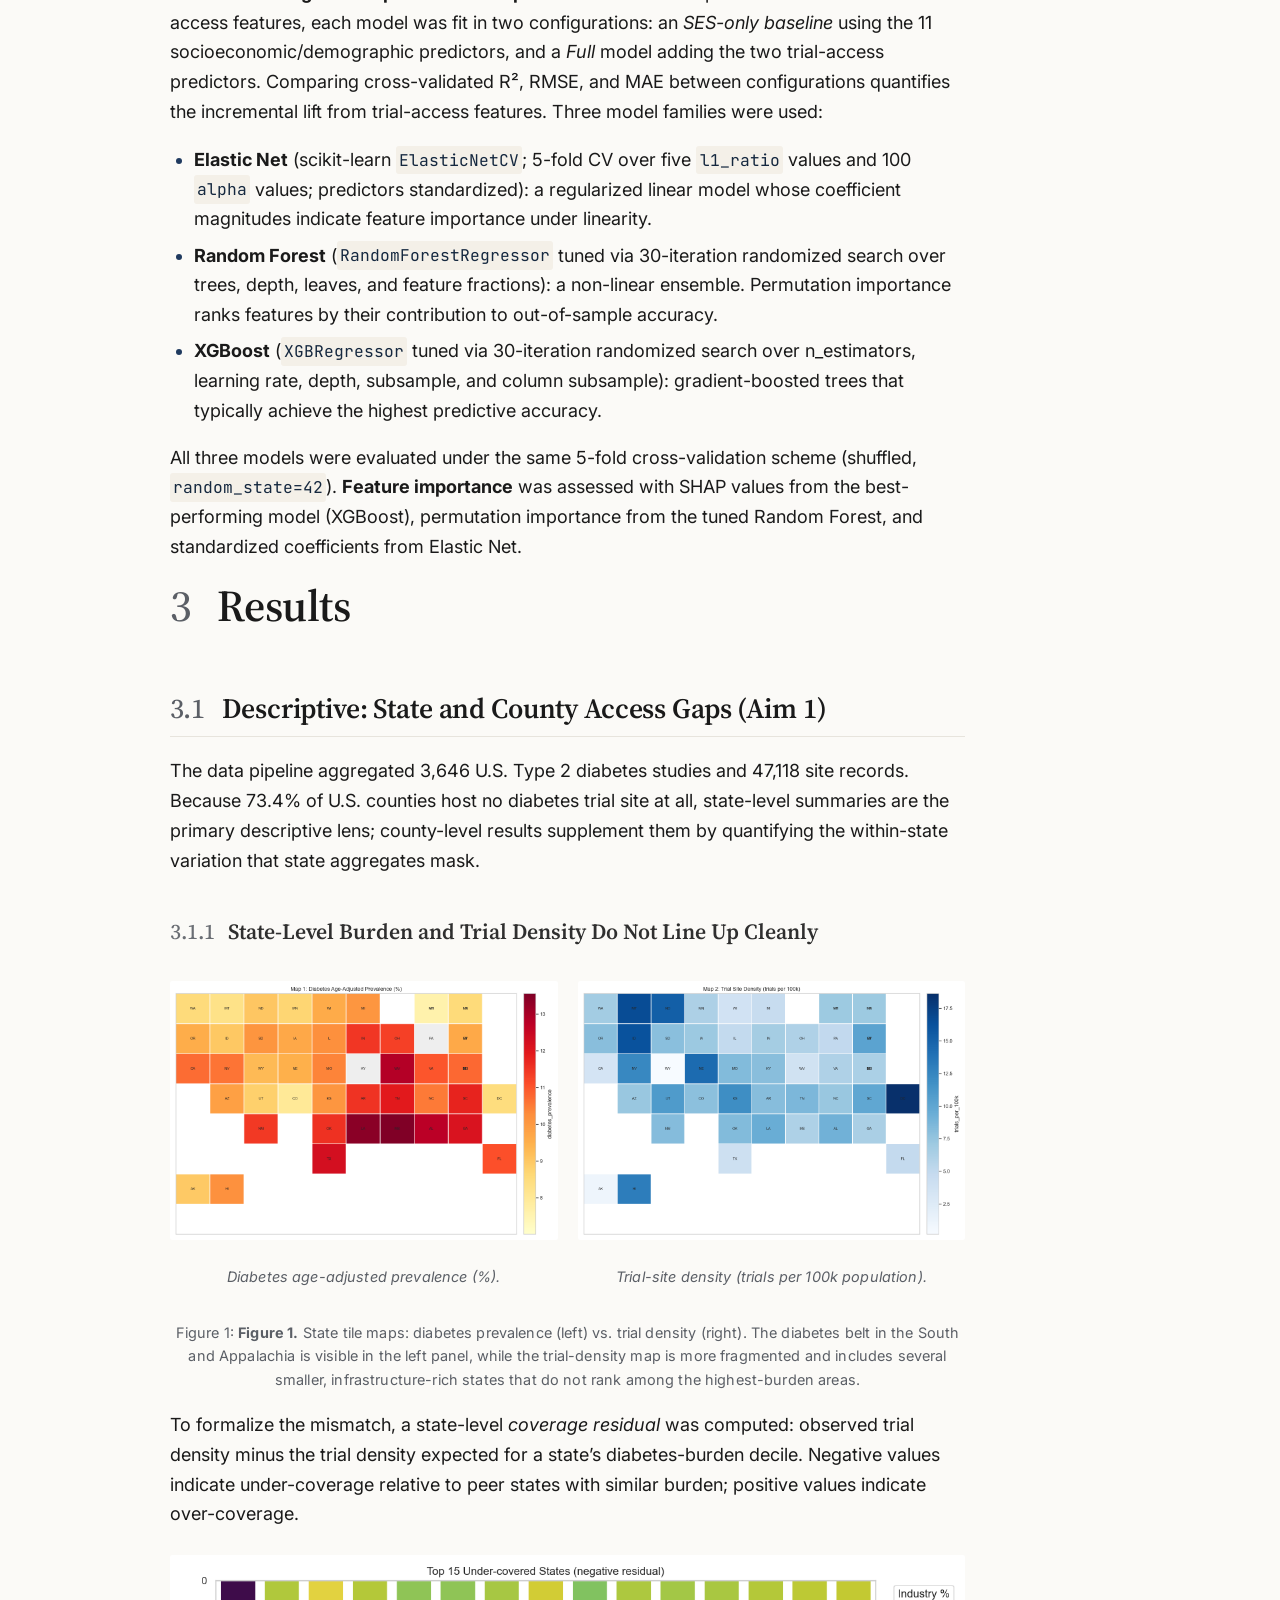
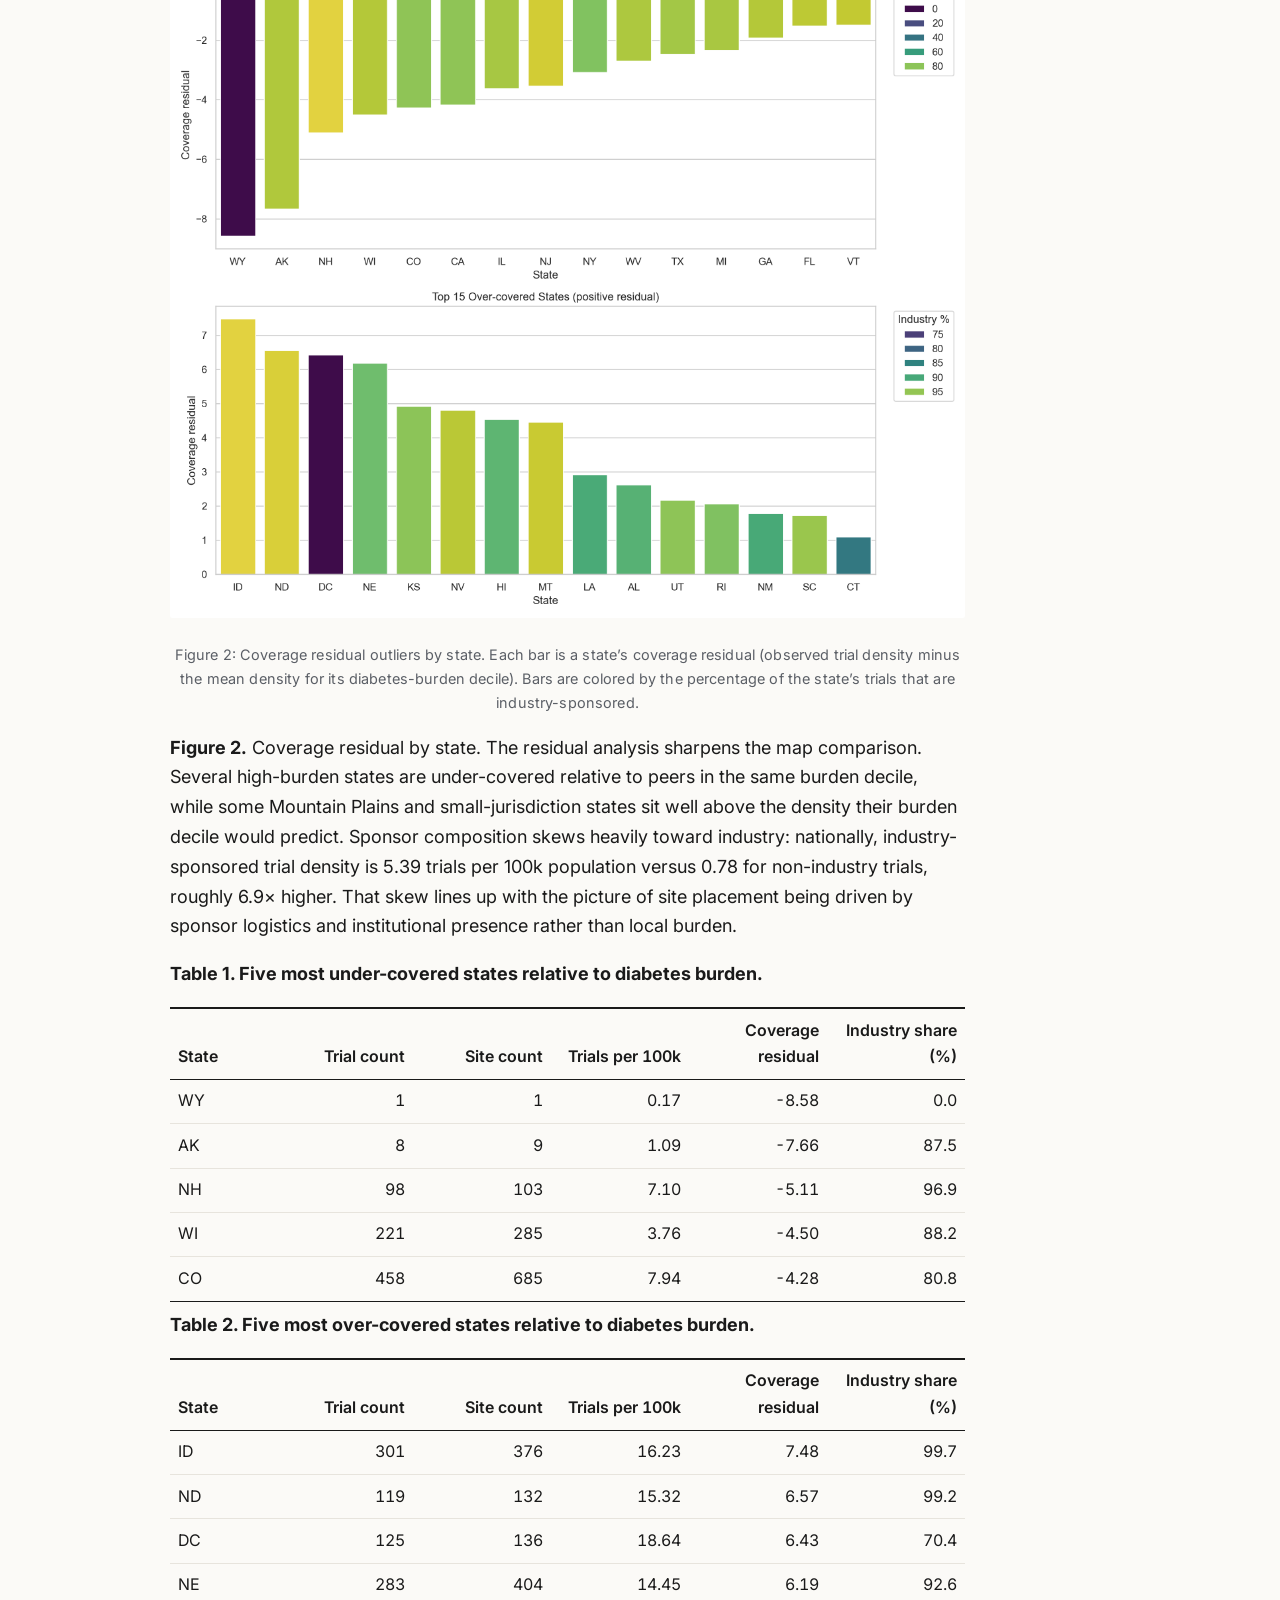
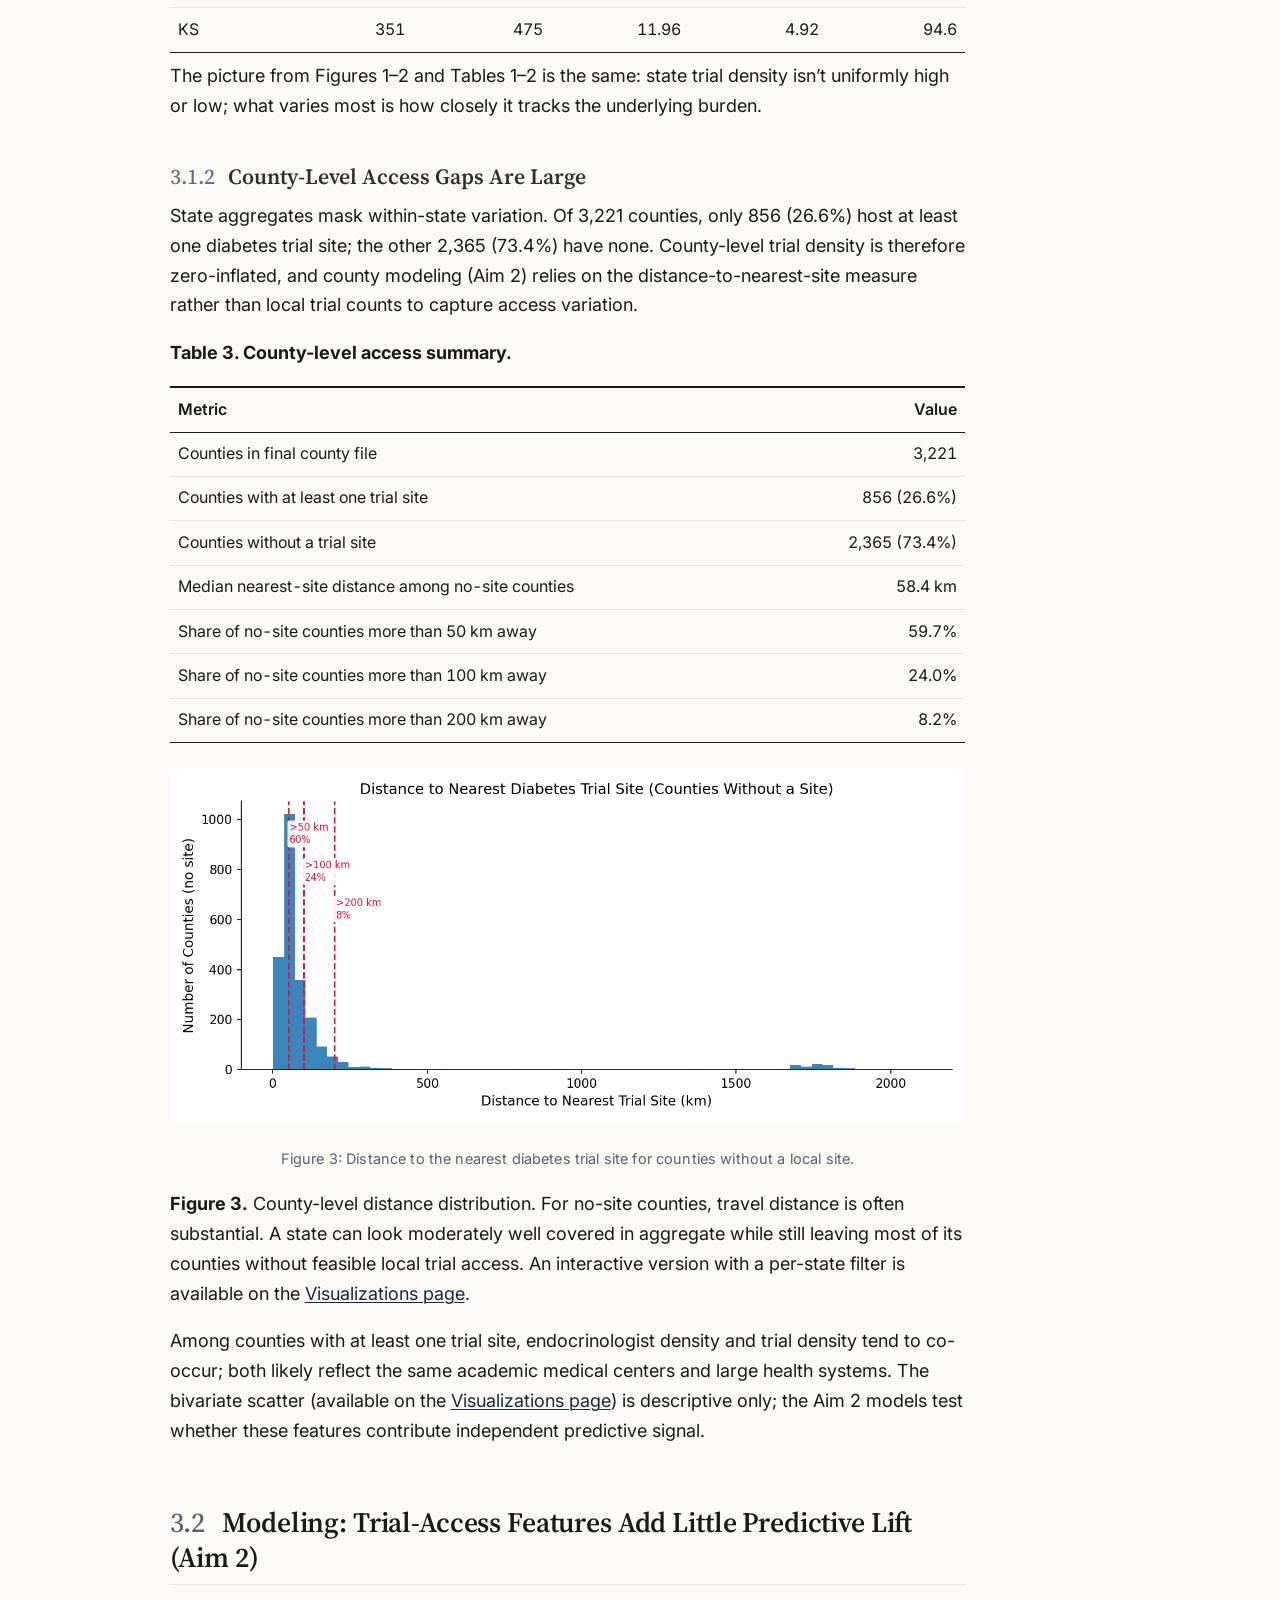
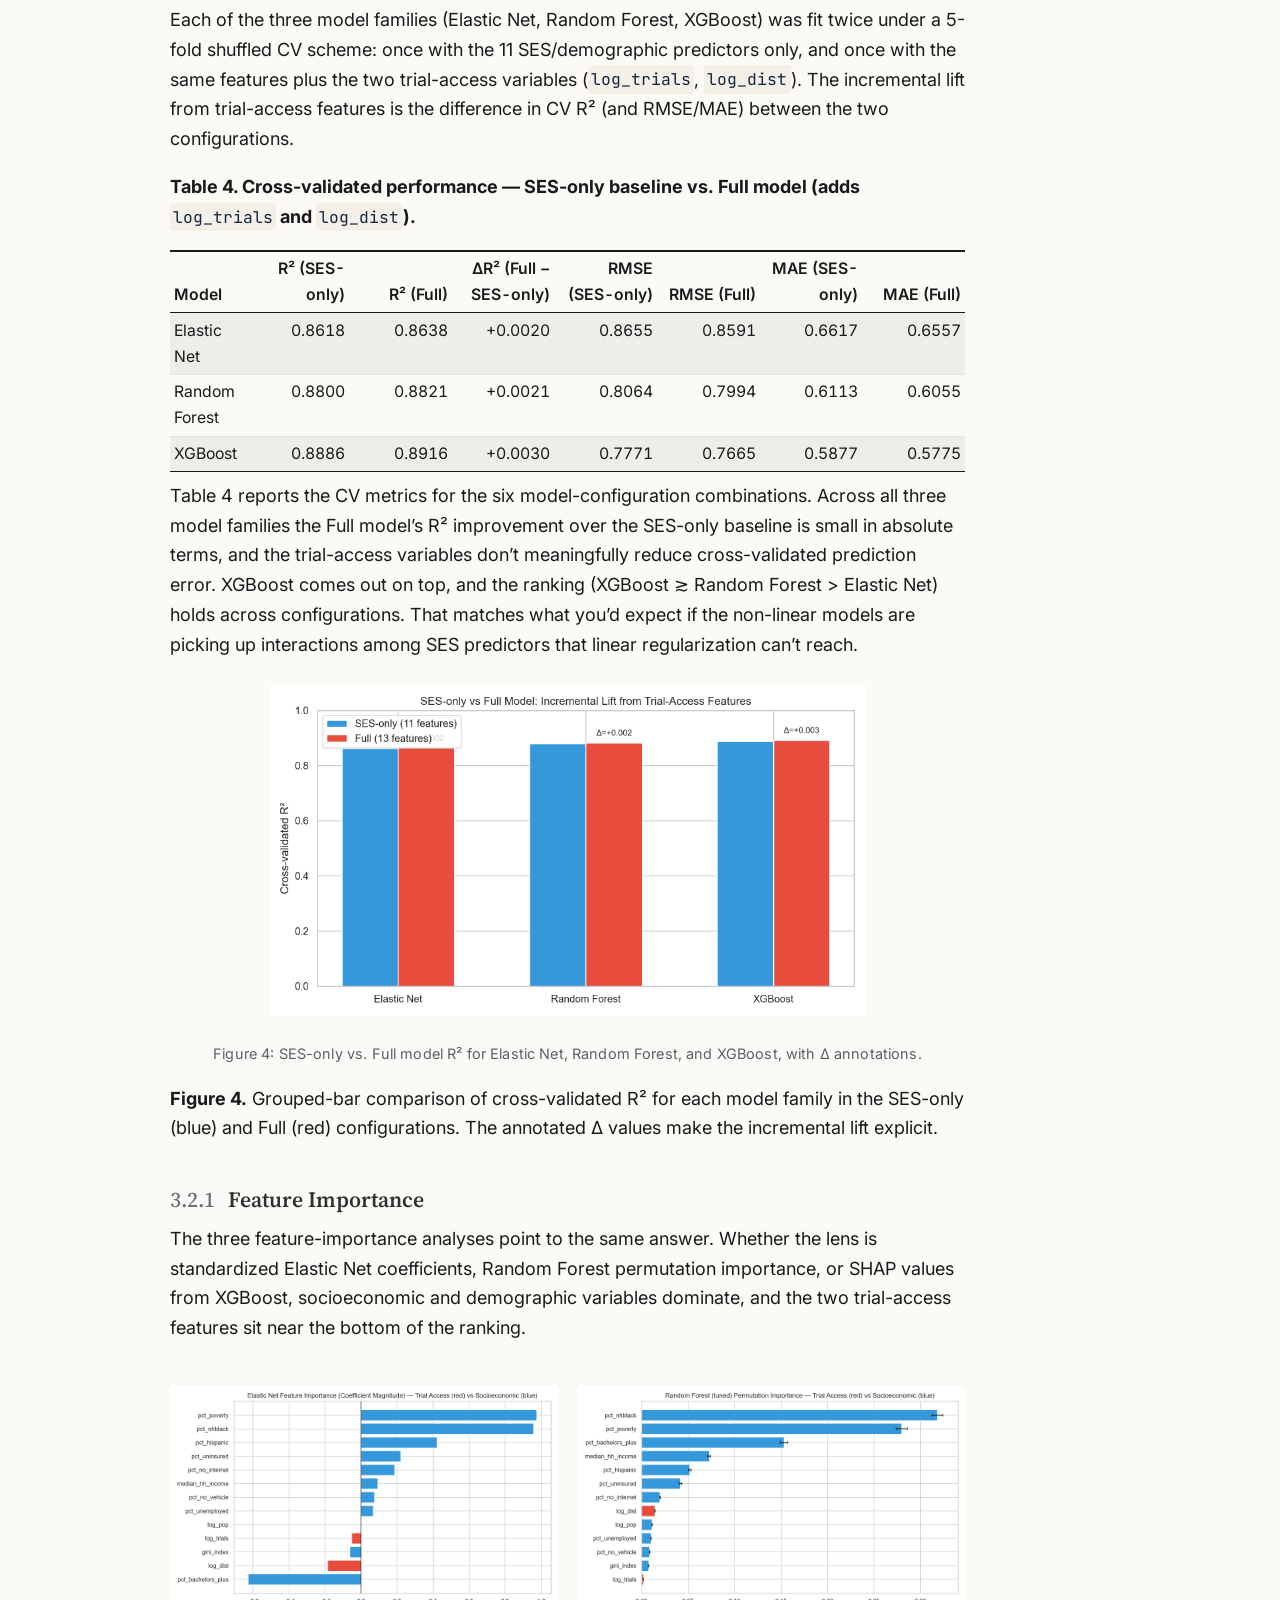
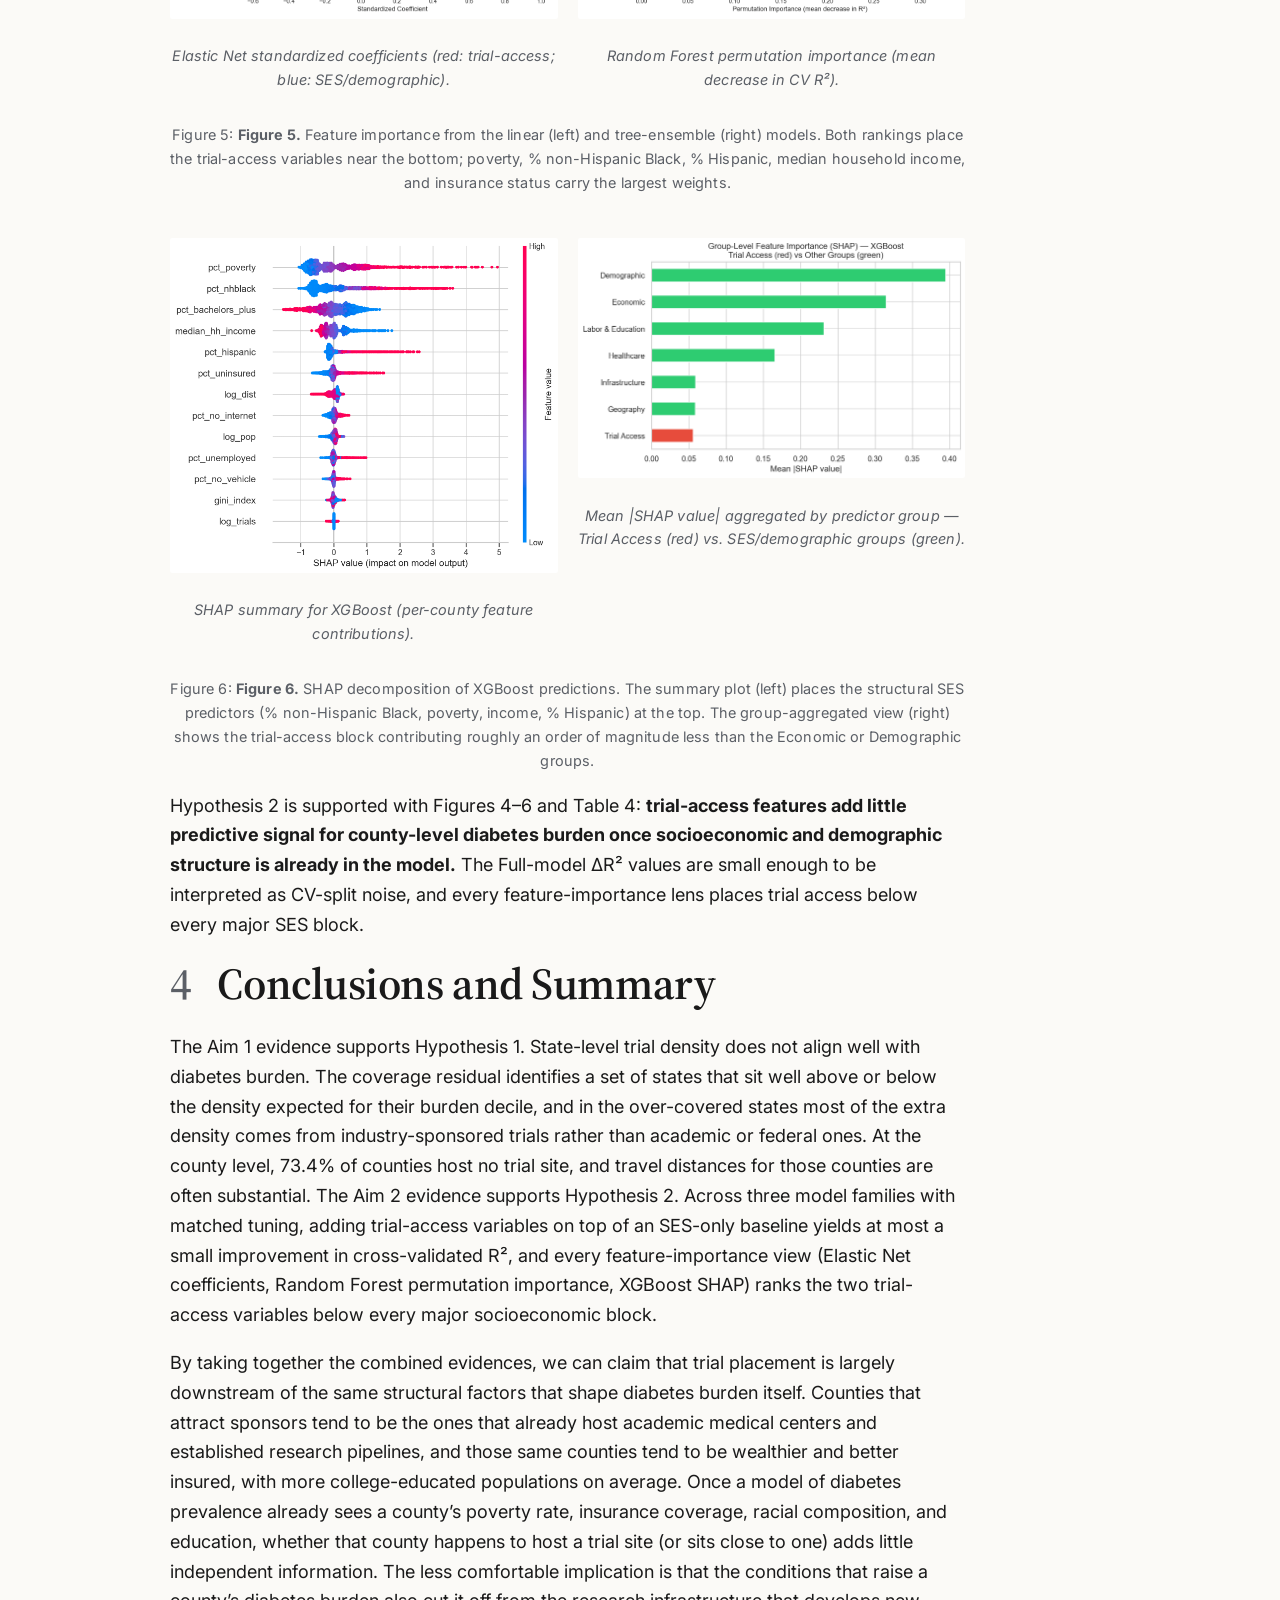
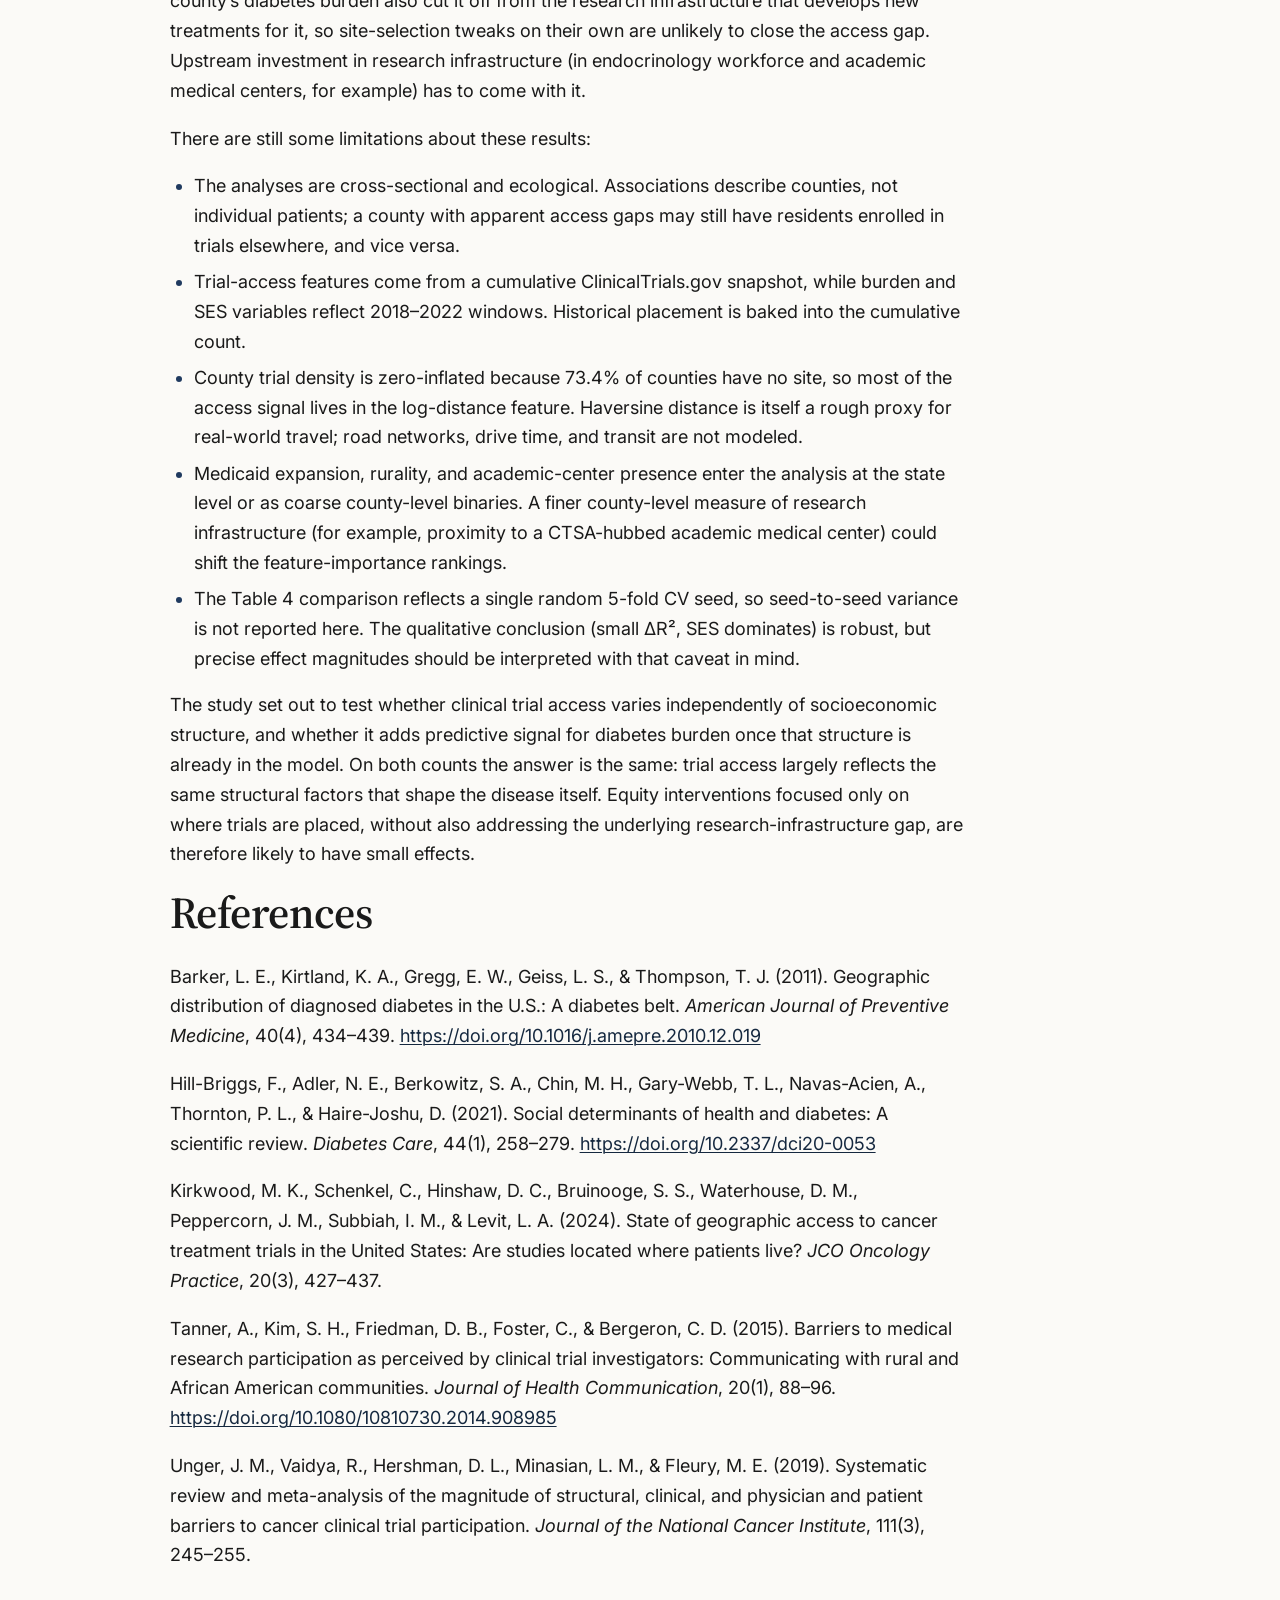
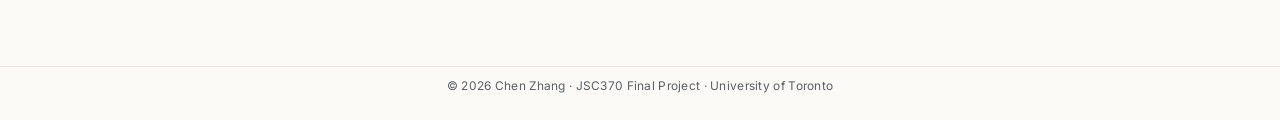
<file: docs/writing-report.html>
<!DOCTYPE html>
<html xmlns="http://www.w3.org/1999/xhtml" lang="en" xml:lang="en"><head>

<meta charset="utf-8">
<meta name="generator" content="quarto-1.8.26">

<meta name="viewport" content="width=device-width, initial-scale=1.0, user-scalable=yes">

<meta name="author" content="Chen Zhang">
<meta name="dcterms.date" content="2026-04-22">

<title>The Geography of Disparity in Diabetes Clinical Trial Access – JSC370: Clinical Trial Access Gap for Type 2 Diabetes</title>
<style>
code{white-space: pre-wrap;}
span.smallcaps{font-variant: small-caps;}
div.columns{display: flex; gap: min(4vw, 1.5em);}
div.column{flex: auto; overflow-x: auto;}
div.hanging-indent{margin-left: 1.5em; text-indent: -1.5em;}
ul.task-list{list-style: none;}
ul.task-list li input[type="checkbox"] {
  width: 0.8em;
  margin: 0 0.8em 0.2em -1em; /* quarto-specific, see https://github.com/quarto-dev/quarto-cli/issues/4556 */ 
  vertical-align: middle;
}
</style>


<script src="site_libs/quarto-nav/quarto-nav.js"></script>
<script src="site_libs/quarto-nav/headroom.min.js"></script>
<script src="site_libs/clipboard/clipboard.min.js"></script>
<script src="site_libs/quarto-search/autocomplete.umd.js"></script>
<script src="site_libs/quarto-search/fuse.min.js"></script>
<script src="site_libs/quarto-search/quarto-search.js"></script>
<meta name="quarto:offset" content="./">
<script src="site_libs/quarto-html/quarto.js" type="module"></script>
<script src="site_libs/quarto-html/tabsets/tabsets.js" type="module"></script>
<script src="site_libs/quarto-html/axe/axe-check.js" type="module"></script>
<script src="site_libs/quarto-html/popper.min.js"></script>
<script src="site_libs/quarto-html/tippy.umd.min.js"></script>
<script src="site_libs/quarto-html/anchor.min.js"></script>
<link href="site_libs/quarto-html/tippy.css" rel="stylesheet">
<link href="site_libs/quarto-html/quarto-syntax-highlighting-073bf2f059d922ccedef44d6b9c89c1d.css" rel="stylesheet" id="quarto-text-highlighting-styles">
<script src="site_libs/bootstrap/bootstrap.min.js"></script>
<link href="site_libs/bootstrap/bootstrap-icons.css" rel="stylesheet">
<link href="site_libs/bootstrap/bootstrap-3589c2f63e4191a66baddaf52dedbade.min.css" rel="stylesheet" append-hash="true" id="quarto-bootstrap" data-mode="light">
<script id="quarto-search-options" type="application/json">{
  "location": "navbar",
  "copy-button": false,
  "collapse-after": 3,
  "panel-placement": "end",
  "type": "overlay",
  "limit": 50,
  "keyboard-shortcut": [
    "f",
    "/",
    "s"
  ],
  "show-item-context": false,
  "language": {
    "search-no-results-text": "No results",
    "search-matching-documents-text": "matching documents",
    "search-copy-link-title": "Copy link to search",
    "search-hide-matches-text": "Hide additional matches",
    "search-more-match-text": "more match in this document",
    "search-more-matches-text": "more matches in this document",
    "search-clear-button-title": "Clear",
    "search-text-placeholder": "",
    "search-detached-cancel-button-title": "Cancel",
    "search-submit-button-title": "Submit",
    "search-label": "Search"
  }
}</script>


<link rel="stylesheet" href="styles.css">
</head>

<body class="nav-fixed quarto-light">

<div id="quarto-search-results"></div>
  <header id="quarto-header" class="headroom fixed-top">
    <nav class="navbar navbar-expand-lg " data-bs-theme="dark">
      <div class="navbar-container container-fluid">
      <div class="navbar-brand-container mx-auto">
    <a class="navbar-brand" href="./index.html">
    <span class="navbar-title">JSC370: Clinical Trial Access Gap for Type 2 Diabetes</span>
    </a>
  </div>
            <div id="quarto-search" class="" title="Search"></div>
          <button class="navbar-toggler" type="button" data-bs-toggle="collapse" data-bs-target="#navbarCollapse" aria-controls="navbarCollapse" role="menu" aria-expanded="false" aria-label="Toggle navigation" onclick="if (window.quartoToggleHeadroom) { window.quartoToggleHeadroom(); }">
  <span class="navbar-toggler-icon"></span>
</button>
          <div class="collapse navbar-collapse" id="navbarCollapse">
            <ul class="navbar-nav navbar-nav-scroll me-auto">
  <li class="nav-item">
    <a class="nav-link" href="./index.html"> 
<span class="menu-text">Home</span></a>
  </li>  
  <li class="nav-item">
    <a class="nav-link active" href="./writing-report.html" aria-current="page"> 
<span class="menu-text">Report</span></a>
  </li>  
  <li class="nav-item">
    <a class="nav-link" href="./viz.html"> 
<span class="menu-text">Interactive Visualizations</span></a>
  </li>  
  <li class="nav-item">
    <a class="nav-link" href="./about.html"> 
<span class="menu-text">About</span></a>
  </li>  
</ul>
            <ul class="navbar-nav navbar-nav-scroll ms-auto">
  <li class="nav-item compact">
    <a class="nav-link" href="https://github.com/shifosss/diabetes-trial-access-gap" target="_blank"> <i class="bi bi-github" role="img">
</i> 
<span class="menu-text"></span></a>
  </li>  
</ul>
          </div> <!-- /navcollapse -->
            <div class="quarto-navbar-tools">
</div>
      </div> <!-- /container-fluid -->
    </nav>
</header>
<!-- content -->
<div id="quarto-content" class="quarto-container page-columns page-rows-contents page-layout-article page-navbar">
<!-- sidebar -->
<!-- margin-sidebar -->
    <div id="quarto-margin-sidebar" class="sidebar margin-sidebar">
        <nav id="TOC" role="doc-toc" class="toc-active">
    <h2 id="toc-title">On this page</h2>
   
  <ul>
  <li><a href="#introduction" id="toc-introduction" class="nav-link active" data-scroll-target="#introduction"><span class="header-section-number">1</span> Introduction</a>
  <ul class="collapse">
  <li><a href="#background-and-motivation" id="toc-background-and-motivation" class="nav-link" data-scroll-target="#background-and-motivation"><span class="header-section-number">1.1</span> Background and Motivation</a></li>
  <li><a href="#research-questions-and-hypotheses" id="toc-research-questions-and-hypotheses" class="nav-link" data-scroll-target="#research-questions-and-hypotheses"><span class="header-section-number">1.2</span> Research Questions and Hypotheses</a></li>
  </ul></li>
  <li><a href="#methods" id="toc-methods" class="nav-link" data-scroll-target="#methods"><span class="header-section-number">2</span> Methods</a>
  <ul class="collapse">
  <li><a href="#data-acquisition" id="toc-data-acquisition" class="nav-link" data-scroll-target="#data-acquisition"><span class="header-section-number">2.1</span> Data Acquisition</a></li>
  <li><a href="#data-cleaning-and-wrangling" id="toc-data-cleaning-and-wrangling" class="nav-link" data-scroll-target="#data-cleaning-and-wrangling"><span class="header-section-number">2.2</span> Data Cleaning and Wrangling</a></li>
  <li><a href="#analytical-tools-and-modeling" id="toc-analytical-tools-and-modeling" class="nav-link" data-scroll-target="#analytical-tools-and-modeling"><span class="header-section-number">2.3</span> Analytical Tools and Modeling</a></li>
  </ul></li>
  <li><a href="#results" id="toc-results" class="nav-link" data-scroll-target="#results"><span class="header-section-number">3</span> Results</a>
  <ul class="collapse">
  <li><a href="#descriptive-state-and-county-access-gaps-aim-1" id="toc-descriptive-state-and-county-access-gaps-aim-1" class="nav-link" data-scroll-target="#descriptive-state-and-county-access-gaps-aim-1"><span class="header-section-number">3.1</span> Descriptive: State and County Access Gaps (Aim 1)</a>
  <ul class="collapse">
  <li><a href="#state-level-burden-and-trial-density-do-not-line-up-cleanly" id="toc-state-level-burden-and-trial-density-do-not-line-up-cleanly" class="nav-link" data-scroll-target="#state-level-burden-and-trial-density-do-not-line-up-cleanly"><span class="header-section-number">3.1.1</span> State-Level Burden and Trial Density Do Not Line Up Cleanly</a></li>
  <li><a href="#county-level-access-gaps-are-large" id="toc-county-level-access-gaps-are-large" class="nav-link" data-scroll-target="#county-level-access-gaps-are-large"><span class="header-section-number">3.1.2</span> County-Level Access Gaps Are Large</a></li>
  </ul></li>
  <li><a href="#modeling-trial-access-features-add-little-predictive-lift-aim-2" id="toc-modeling-trial-access-features-add-little-predictive-lift-aim-2" class="nav-link" data-scroll-target="#modeling-trial-access-features-add-little-predictive-lift-aim-2"><span class="header-section-number">3.2</span> Modeling: Trial-Access Features Add Little Predictive Lift (Aim 2)</a>
  <ul class="collapse">
  <li><a href="#feature-importance" id="toc-feature-importance" class="nav-link" data-scroll-target="#feature-importance"><span class="header-section-number">3.2.1</span> Feature Importance</a></li>
  </ul></li>
  </ul></li>
  <li><a href="#conclusions-and-summary" id="toc-conclusions-and-summary" class="nav-link" data-scroll-target="#conclusions-and-summary"><span class="header-section-number">4</span> Conclusions and Summary</a></li>
  <li><a href="#references" id="toc-references" class="nav-link" data-scroll-target="#references">References</a></li>
  </ul>
<div class="quarto-alternate-formats"><h2>Other Formats</h2><ul><li><a href="writing-report.pdf"><i class="bi bi-file-pdf"></i>PDF</a></li></ul></div></nav>
    </div>
<!-- main -->
<main class="content" id="quarto-document-content">

<header id="title-block-header" class="quarto-title-block default">
<div class="quarto-title">
<h1 class="title">The Geography of Disparity in Diabetes Clinical Trial Access</h1>
<p class="subtitle lead">JSC370 Final Project — Deliverable Report</p>
</div>



<div class="quarto-title-meta">

    <div>
    <div class="quarto-title-meta-heading">Author</div>
    <div class="quarto-title-meta-contents">
             <p>Chen Zhang </p>
          </div>
  </div>
    
    <div>
    <div class="quarto-title-meta-heading">Published</div>
    <div class="quarto-title-meta-contents">
      <p class="date">April 22, 2026</p>
    </div>
  </div>
  
    
  </div>
  


</header>


<blockquote class="blockquote">
<p><strong>Interactive figures.</strong> On the <a href="./viz.html">Interactive Visualizations page</a>, Figures 1, 2, and 3 are interactive versions of this report’s state choropleth (Figure 1) and county distance histogram (Figure 3), plus an interactive scatter of county prevalence versus trial distance. Full source and pipeline: <a href="https://github.com/shifosss/diabetes-trial-access-gap" class="uri">https://github.com/shifosss/diabetes-trial-access-gap</a>.</p>
</blockquote>
<section id="introduction" class="level1" data-number="1">
<h1 data-number="1"><span class="header-section-number">1</span> Introduction</h1>
<section id="background-and-motivation" class="level2" data-number="1.1">
<h2 data-number="1.1" class="anchored" data-anchor-id="background-and-motivation"><span class="header-section-number">1.1</span> Background and Motivation</h2>
<p>Type 2 diabetes is one of the largest chronic disease burdens in the United States, and the burden isn’t distributed evenly. Prevalence is highest across the South and Appalachia, and much of the county-to-county variation tracks with socioeconomic conditions such as poverty rate and insurance coverage (Barker et al., 2011; Hill-Briggs et al., 2021). Clinical trials are how new diabetes therapies get developed and eventually approved, but where a trial actually runs is usually decided by the sponsor and by whichever institutions already have the infrastructure to host one. The result is that rural and high-burden counties often have no local site, which makes enrollment harder for the residents most affected and weakens the generalizability of the evidence the trials produce (Tanner et al., 2015; Unger et al., 2019; Kirkwood et al., 2024).</p>
</section>
<section id="research-questions-and-hypotheses" class="level2" data-number="1.2">
<h2 data-number="1.2" class="anchored" data-anchor-id="research-questions-and-hypotheses"><span class="header-section-number">1.2</span> Research Questions and Hypotheses</h2>
<p>This project addresses two related but distinct aims:</p>
<ol type="1">
<li><p><strong>Descriptive aim.</strong> To what extent is the geographic distribution of U.S. Type 2 diabetes clinical trial sites aligned with the spatial pattern of disease burden? Where are the largest gaps between trial availability and local need?</p></li>
<li><p><strong>Modeling aim.</strong> Does including clinical trial access measures (local trial density and distance to the nearest trial site) improve prediction of county-level diabetes prevalence beyond a model that uses only socioeconomic and demographic characteristics, and which features carry the most predictive signal?</p></li>
</ol>
<p>Two working hypotheses drive the analysis. First, trial sites should cluster in counties that already have research infrastructure (large health systems, academic medical centers) and relatively advantaged socioeconomic profiles, rather than in the highest-burden counties. Second, once socioeconomic and demographic structure is already in a prediction model for diabetes burden, adding trial-access features shouldn’t do much. If trial access is itself a byproduct of the same structural factors, it should carry little independent predictive information.</p>
</section>
</section>
<section id="methods" class="level1" data-number="2">
<h1 data-number="2"><span class="header-section-number">2</span> Methods</h1>
<section id="data-acquisition" class="level2" data-number="2.1">
<h2 data-number="2.1" class="anchored" data-anchor-id="data-acquisition"><span class="header-section-number">2.1</span> Data Acquisition</h2>
<p>The full dataset was assembled exclusively via programmatic API pulls to compile a multi-dimensional, county-level dataset of the United States:</p>
<ol type="1">
<li><strong>Clinical trial access</strong> — ClinicalTrials.gov v2 API: all U.S. Type 2 diabetes studies ever registered (no date filter), a cumulative snapshot of where trial infrastructure has been placed.</li>
<li><strong>Disease burden</strong> — CDC PLACES: county-level age-adjusted diabetes prevalence and related population-health measures (2022 release cycle; underlying BRFSS data 2020–2022).</li>
<li><strong>Socioeconomic context</strong> — American Community Survey 5-Year 2022 estimates (pooling 2018–2022) for county and state covariates including poverty, income, education, insurance, and demographic composition.</li>
<li><strong>Healthcare infrastructure</strong> — NPI Registry: endocrinologist counts and academic medical center presence by county.</li>
</ol>
<p>Supplementary contextual variables came from the 2020 Census Decennial (rural population share by state) and a hardcoded lookup of Medicaid expansion status as of January 2024. The 2022 Census Gazetteer and FCC Census API were used for geocoding. All sources are cross-sectional; temporal misalignment across vintages is modest because structural county characteristics change slowly relative to the one- to two-year offsets between sources.</p>
</section>
<section id="data-cleaning-and-wrangling" class="level2" data-number="2.2">
<h2 data-number="2.2" class="anchored" data-anchor-id="data-cleaning-and-wrangling"><span class="header-section-number">2.2</span> Data Cleaning and Wrangling</h2>
<p>The raw nested JSON payloads from ClinicalTrials.gov were flattened into separate trial-level and site-level records. Because the clinical-trial data encoded locations as city/state strings rather than FIPS identifiers, the 2022 Census Gazetteer combined with the FCC Census API (reverse geocoding latitude/longitude to FIPS) was used to map each trial site to a 5-digit county FIPS code. To measure geographic isolation, straight-line distances were computed using the Haversine formula and <code>scipy.spatial.cKDTree</code> from each county’s population centroid to the nearest trial site. All datasets were merged on the county FIPS code. Missing values for core modeling features were handled via complete-case analysis, and highly skewed variables (total population, trial distance, and trial density) were log-transformed (<code>log1p</code> or <code>log</code>) to stabilize variance.</p>
</section>
<section id="analytical-tools-and-modeling" class="level2" data-number="2.3">
<h2 data-number="2.3" class="anchored" data-anchor-id="analytical-tools-and-modeling"><span class="header-section-number">2.3</span> Analytical Tools and Modeling</h2>
<p>EDA and feature engineering used pandas and numpy; static visualizations were produced with seaborn and matplotlib, and the interactive figures on the companion <a href="./viz.html">Visualizations page</a> with Plotly. The response variable for Aim 2 is <strong>county-level age-adjusted diabetes prevalence</strong> (<code>places_diabetes</code> from CDC PLACES). The 13 predictors fall into two groups: <em>trial-access variables</em> (log trial density, log distance to the nearest site) and <em>socioeconomic/demographic covariates</em> (poverty rate, median household income, Gini index, uninsured rate, unemployment rate, bachelor’s-degree attainment, vehicle access, internet access, % non-Hispanic Black, % Hispanic, and log population).</p>
<p><strong>Baseline vs.&nbsp;augmented prediction comparison.</strong> To isolate the predictive contribution of trial-access features, each model was fit in two configurations: an <em>SES-only baseline</em> using the 11 socioeconomic/demographic predictors, and a <em>Full</em> model adding the two trial-access predictors. Comparing cross-validated R², RMSE, and MAE between configurations quantifies the incremental lift from trial-access features. Three model families were used:</p>
<ul>
<li><strong>Elastic Net</strong> (scikit-learn <code>ElasticNetCV</code>; 5-fold CV over five <code>l1_ratio</code> values and 100 <code>alpha</code> values; predictors standardized): a regularized linear model whose coefficient magnitudes indicate feature importance under linearity.</li>
<li><strong>Random Forest</strong> (<code>RandomForestRegressor</code> tuned via 30-iteration randomized search over trees, depth, leaves, and feature fractions): a non-linear ensemble. Permutation importance ranks features by their contribution to out-of-sample accuracy.</li>
<li><strong>XGBoost</strong> (<code>XGBRegressor</code> tuned via 30-iteration randomized search over n_estimators, learning rate, depth, subsample, and column subsample): gradient-boosted trees that typically achieve the highest predictive accuracy.</li>
</ul>
<p>All three models were evaluated under the same 5-fold cross-validation scheme (shuffled, <code>random_state=42</code>). <strong>Feature importance</strong> was assessed with SHAP values from the best-performing model (XGBoost), permutation importance from the tuned Random Forest, and standardized coefficients from Elastic Net.</p>
</section>
</section>
<section id="results" class="level1" data-number="3">
<h1 data-number="3"><span class="header-section-number">3</span> Results</h1>
<section id="descriptive-state-and-county-access-gaps-aim-1" class="level2" data-number="3.1">
<h2 data-number="3.1" class="anchored" data-anchor-id="descriptive-state-and-county-access-gaps-aim-1"><span class="header-section-number">3.1</span> Descriptive: State and County Access Gaps (Aim 1)</h2>
<p>The data pipeline aggregated 3,646 U.S. Type 2 diabetes studies and 47,118 site records. Because 73.4% of U.S. counties host no diabetes trial site at all, state-level summaries are the primary descriptive lens; county-level results supplement them by quantifying the within-state variation that state aggregates mask.</p>
<section id="state-level-burden-and-trial-density-do-not-line-up-cleanly" class="level3" data-number="3.1.1">
<h3 data-number="3.1.1" class="anchored" data-anchor-id="state-level-burden-and-trial-density-do-not-line-up-cleanly"><span class="header-section-number">3.1.1</span> State-Level Burden and Trial Density Do Not Line Up Cleanly</h3>
<div id="fig-state-maps" class="quarto-layout-panel">
<figure class="quarto-float quarto-float-fig figure">
<div aria-describedby="fig-state-maps-caption-0ceaefa1-69ba-4598-a22c-09a6ac19f8ca">
<div class="quarto-layout-row">
<div class="quarto-layout-cell" style="flex-basis: 50.0%;justify-content: flex-start;">
<div class="quarto-figure quarto-figure-center">
<figure class="figure">
<p><img src="option-c-trial-access/discover/results/map_diabetes_prevalence_tile.png" class="img-fluid figure-img" style="width:100.0%"></p>
<figcaption>Diabetes age-adjusted prevalence (%).</figcaption>
</figure>
</div>
</div>
<div class="quarto-layout-cell" style="flex-basis: 50.0%;justify-content: flex-start;">
<div class="quarto-figure quarto-figure-center">
<figure class="figure">
<p><img src="option-c-trial-access/discover/results/map_trial_density_tile.png" class="img-fluid figure-img" style="width:100.0%"></p>
<figcaption>Trial-site density (trials per 100k population).</figcaption>
</figure>
</div>
</div>
</div>
</div>
<figcaption class="quarto-float-caption-bottom quarto-float-caption quarto-float-fig" id="fig-state-maps-caption-0ceaefa1-69ba-4598-a22c-09a6ac19f8ca">
Figure&nbsp;1: <strong>Figure 1.</strong> State tile maps: diabetes prevalence (left) vs.&nbsp;trial density (right). The diabetes belt in the South and Appalachia is visible in the left panel, while the trial-density map is more fragmented and includes several smaller, infrastructure-rich states that do not rank among the highest-burden areas.
</figcaption>
</figure>
</div>
<p>To formalize the mismatch, a state-level <em>coverage residual</em> was computed: observed trial density minus the trial density expected for a state’s diabetes-burden decile. Negative values indicate under-coverage relative to peer states with similar burden; positive values indicate over-coverage.</p>
<div id="fig-residual" class="quarto-float quarto-figure quarto-figure-center anchored">
<figure class="quarto-float quarto-float-fig figure">
<div aria-describedby="fig-residual-caption-0ceaefa1-69ba-4598-a22c-09a6ac19f8ca">
<img src="option-c-trial-access/discover/results/coverage_residual_outlier_bars.png" class="img-fluid figure-img" style="width:100.0%">
</div>
<figcaption class="quarto-float-caption-bottom quarto-float-caption quarto-float-fig" id="fig-residual-caption-0ceaefa1-69ba-4598-a22c-09a6ac19f8ca">
Figure&nbsp;2: Coverage residual outliers by state. Each bar is a state’s coverage residual (observed trial density minus the mean density for its diabetes-burden decile). Bars are colored by the percentage of the state’s trials that are industry-sponsored.
</figcaption>
</figure>
</div>
<p><strong>Figure 2.</strong> Coverage residual by state. The residual analysis sharpens the map comparison. Several high-burden states are under-covered relative to peers in the same burden decile, while some Mountain Plains and small-jurisdiction states sit well above the density their burden decile would predict. Sponsor composition skews heavily toward industry: nationally, industry-sponsored trial density is 5.39 trials per 100k population versus 0.78 for non-industry trials, roughly 6.9× higher. That skew lines up with the picture of site placement being driven by sponsor logistics and institutional presence rather than local burden.</p>
<p><strong>Table 1. Five most under-covered states relative to diabetes burden.</strong></p>
<table class="caption-top table">
<colgroup>
<col style="width: 13%">
<col style="width: 17%">
<col style="width: 17%">
<col style="width: 17%">
<col style="width: 17%">
<col style="width: 17%">
</colgroup>
<thead>
<tr class="header">
<th>State</th>
<th style="text-align: right;">Trial count</th>
<th style="text-align: right;">Site count</th>
<th style="text-align: right;">Trials per 100k</th>
<th style="text-align: right;">Coverage residual</th>
<th style="text-align: right;">Industry share (%)</th>
</tr>
</thead>
<tbody>
<tr class="odd">
<td>WY</td>
<td style="text-align: right;">1</td>
<td style="text-align: right;">1</td>
<td style="text-align: right;">0.17</td>
<td style="text-align: right;">-8.58</td>
<td style="text-align: right;">0.0</td>
</tr>
<tr class="even">
<td>AK</td>
<td style="text-align: right;">8</td>
<td style="text-align: right;">9</td>
<td style="text-align: right;">1.09</td>
<td style="text-align: right;">-7.66</td>
<td style="text-align: right;">87.5</td>
</tr>
<tr class="odd">
<td>NH</td>
<td style="text-align: right;">98</td>
<td style="text-align: right;">103</td>
<td style="text-align: right;">7.10</td>
<td style="text-align: right;">-5.11</td>
<td style="text-align: right;">96.9</td>
</tr>
<tr class="even">
<td>WI</td>
<td style="text-align: right;">221</td>
<td style="text-align: right;">285</td>
<td style="text-align: right;">3.76</td>
<td style="text-align: right;">-4.50</td>
<td style="text-align: right;">88.2</td>
</tr>
<tr class="odd">
<td>CO</td>
<td style="text-align: right;">458</td>
<td style="text-align: right;">685</td>
<td style="text-align: right;">7.94</td>
<td style="text-align: right;">-4.28</td>
<td style="text-align: right;">80.8</td>
</tr>
</tbody>
</table>
<p><strong>Table 2. Five most over-covered states relative to diabetes burden.</strong></p>
<table class="caption-top table">
<colgroup>
<col style="width: 13%">
<col style="width: 17%">
<col style="width: 17%">
<col style="width: 17%">
<col style="width: 17%">
<col style="width: 17%">
</colgroup>
<thead>
<tr class="header">
<th>State</th>
<th style="text-align: right;">Trial count</th>
<th style="text-align: right;">Site count</th>
<th style="text-align: right;">Trials per 100k</th>
<th style="text-align: right;">Coverage residual</th>
<th style="text-align: right;">Industry share (%)</th>
</tr>
</thead>
<tbody>
<tr class="odd">
<td>ID</td>
<td style="text-align: right;">301</td>
<td style="text-align: right;">376</td>
<td style="text-align: right;">16.23</td>
<td style="text-align: right;">7.48</td>
<td style="text-align: right;">99.7</td>
</tr>
<tr class="even">
<td>ND</td>
<td style="text-align: right;">119</td>
<td style="text-align: right;">132</td>
<td style="text-align: right;">15.32</td>
<td style="text-align: right;">6.57</td>
<td style="text-align: right;">99.2</td>
</tr>
<tr class="odd">
<td>DC</td>
<td style="text-align: right;">125</td>
<td style="text-align: right;">136</td>
<td style="text-align: right;">18.64</td>
<td style="text-align: right;">6.43</td>
<td style="text-align: right;">70.4</td>
</tr>
<tr class="even">
<td>NE</td>
<td style="text-align: right;">283</td>
<td style="text-align: right;">404</td>
<td style="text-align: right;">14.45</td>
<td style="text-align: right;">6.19</td>
<td style="text-align: right;">92.6</td>
</tr>
<tr class="odd">
<td>KS</td>
<td style="text-align: right;">351</td>
<td style="text-align: right;">475</td>
<td style="text-align: right;">11.96</td>
<td style="text-align: right;">4.92</td>
<td style="text-align: right;">94.6</td>
</tr>
</tbody>
</table>
<p>The picture from Figures 1–2 and Tables 1–2 is the same: state trial density isn’t uniformly high or low; what varies most is how closely it tracks the underlying burden.</p>
</section>
<section id="county-level-access-gaps-are-large" class="level3" data-number="3.1.2">
<h3 data-number="3.1.2" class="anchored" data-anchor-id="county-level-access-gaps-are-large"><span class="header-section-number">3.1.2</span> County-Level Access Gaps Are Large</h3>
<p>State aggregates mask within-state variation. Of 3,221 counties, only 856 (26.6%) host at least one diabetes trial site; the other 2,365 (73.4%) have none. County-level trial density is therefore zero-inflated, and county modeling (Aim 2) relies on the distance-to-nearest-site measure rather than local trial counts to capture access variation.</p>
<p><strong>Table 3. County-level access summary.</strong></p>
<table class="caption-top table">
<thead>
<tr class="header">
<th>Metric</th>
<th style="text-align: right;">Value</th>
</tr>
</thead>
<tbody>
<tr class="odd">
<td>Counties in final county file</td>
<td style="text-align: right;">3,221</td>
</tr>
<tr class="even">
<td>Counties with at least one trial site</td>
<td style="text-align: right;">856 (26.6%)</td>
</tr>
<tr class="odd">
<td>Counties without a trial site</td>
<td style="text-align: right;">2,365 (73.4%)</td>
</tr>
<tr class="even">
<td>Median nearest-site distance among no-site counties</td>
<td style="text-align: right;">58.4 km</td>
</tr>
<tr class="odd">
<td>Share of no-site counties more than 50 km away</td>
<td style="text-align: right;">59.7%</td>
</tr>
<tr class="even">
<td>Share of no-site counties more than 100 km away</td>
<td style="text-align: right;">24.0%</td>
</tr>
<tr class="odd">
<td>Share of no-site counties more than 200 km away</td>
<td style="text-align: right;">8.2%</td>
</tr>
</tbody>
</table>
<div id="fig-distance" class="quarto-float quarto-figure quarto-figure-center anchored">
<figure class="quarto-float quarto-float-fig figure">
<div aria-describedby="fig-distance-caption-0ceaefa1-69ba-4598-a22c-09a6ac19f8ca">
<img src="option-c-trial-access/discover/results/county_distance_histogram.png" class="img-fluid figure-img" style="width:100.0%">
</div>
<figcaption class="quarto-float-caption-bottom quarto-float-caption quarto-float-fig" id="fig-distance-caption-0ceaefa1-69ba-4598-a22c-09a6ac19f8ca">
Figure&nbsp;3: Distance to the nearest diabetes trial site for counties without a local site.
</figcaption>
</figure>
</div>
<p><strong>Figure 3.</strong> County-level distance distribution. For no-site counties, travel distance is often substantial. A state can look moderately well covered in aggregate while still leaving most of its counties without feasible local trial access. An interactive version with a per-state filter is available on the <a href="./viz.html">Visualizations page</a>.</p>
<p>Among counties with at least one trial site, endocrinologist density and trial density tend to co-occur; both likely reflect the same academic medical centers and large health systems. The bivariate scatter (available on the <a href="./viz.html">Visualizations page</a>) is descriptive only; the Aim 2 models test whether these features contribute independent predictive signal.</p>
</section>
</section>
<section id="modeling-trial-access-features-add-little-predictive-lift-aim-2" class="level2" data-number="3.2">
<h2 data-number="3.2" class="anchored" data-anchor-id="modeling-trial-access-features-add-little-predictive-lift-aim-2"><span class="header-section-number">3.2</span> Modeling: Trial-Access Features Add Little Predictive Lift (Aim 2)</h2>
<p>Each of the three model families (Elastic Net, Random Forest, XGBoost) was fit twice under a 5-fold shuffled CV scheme: once with the 11 SES/demographic predictors only, and once with the same features plus the two trial-access variables (<code>log_trials</code>, <code>log_dist</code>). The incremental lift from trial-access features is the difference in CV R² (and RMSE/MAE) between the two configurations.</p>
<div id="cell-cv-comparison-table" class="cell" data-execution_count="1">
<div id="cv-comparison-table" class="cell-output cell-output-display cell-output-markdown" data-execution_count="1">
<p><strong>Table 4. Cross-validated performance — SES-only baseline vs.&nbsp;Full model (adds <code>log_trials</code> and <code>log_dist</code>).</strong></p>
<table class="caption-top table table-sm table-striped small">
<colgroup>
<col style="width: 9%">
<col style="width: 12%">
<col style="width: 12%">
<col style="width: 12%">
<col style="width: 12%">
<col style="width: 12%">
<col style="width: 12%">
<col style="width: 12%">
</colgroup>
<thead>
<tr class="header">
<th>Model</th>
<th style="text-align: right;">R² (SES-only)</th>
<th style="text-align: right;">R² (Full)</th>
<th style="text-align: right;">ΔR² (Full − SES-only)</th>
<th style="text-align: right;">RMSE (SES-only)</th>
<th style="text-align: right;">RMSE (Full)</th>
<th style="text-align: right;">MAE (SES-only)</th>
<th style="text-align: right;">MAE (Full)</th>
</tr>
</thead>
<tbody>
<tr class="odd">
<td>Elastic Net</td>
<td style="text-align: right;">0.8618</td>
<td style="text-align: right;">0.8638</td>
<td style="text-align: right;">+0.0020</td>
<td style="text-align: right;">0.8655</td>
<td style="text-align: right;">0.8591</td>
<td style="text-align: right;">0.6617</td>
<td style="text-align: right;">0.6557</td>
</tr>
<tr class="even">
<td>Random Forest</td>
<td style="text-align: right;">0.8800</td>
<td style="text-align: right;">0.8821</td>
<td style="text-align: right;">+0.0021</td>
<td style="text-align: right;">0.8064</td>
<td style="text-align: right;">0.7994</td>
<td style="text-align: right;">0.6113</td>
<td style="text-align: right;">0.6055</td>
</tr>
<tr class="odd">
<td>XGBoost</td>
<td style="text-align: right;">0.8886</td>
<td style="text-align: right;">0.8916</td>
<td style="text-align: right;">+0.0030</td>
<td style="text-align: right;">0.7771</td>
<td style="text-align: right;">0.7665</td>
<td style="text-align: right;">0.5877</td>
<td style="text-align: right;">0.5775</td>
</tr>
</tbody>
</table>
</div>
</div>
<p>Table 4 reports the CV metrics for the six model-configuration combinations. Across all three model families the Full model’s R² improvement over the SES-only baseline is small in absolute terms, and the trial-access variables don’t meaningfully reduce cross-validated prediction error. XGBoost comes out on top, and the ranking (XGBoost ≳ Random Forest &gt; Elastic Net) holds across configurations. That matches what you’d expect if the non-linear models are picking up interactions among SES predictors that linear regularization can’t reach.</p>
<div id="fig-cv-compare" class="quarto-float quarto-figure quarto-figure-center anchored">
<figure class="quarto-float quarto-float-fig figure">
<div aria-describedby="fig-cv-compare-caption-0ceaefa1-69ba-4598-a22c-09a6ac19f8ca">
<img src="option-c-trial-access/product/results/model_comparison_cv.png" class="img-fluid figure-img" style="width:75.0%">
</div>
<figcaption class="quarto-float-caption-bottom quarto-float-caption quarto-float-fig" id="fig-cv-compare-caption-0ceaefa1-69ba-4598-a22c-09a6ac19f8ca">
Figure&nbsp;4: SES-only vs.&nbsp;Full model R² for Elastic Net, Random Forest, and XGBoost, with Δ annotations.
</figcaption>
</figure>
</div>
<p><strong>Figure 4.</strong> Grouped-bar comparison of cross-validated R² for each model family in the SES-only (blue) and Full (red) configurations. The annotated Δ values make the incremental lift explicit.</p>
<section id="feature-importance" class="level3" data-number="3.2.1">
<h3 data-number="3.2.1" class="anchored" data-anchor-id="feature-importance"><span class="header-section-number">3.2.1</span> Feature Importance</h3>
<p>The three feature-importance analyses point to the same answer. Whether the lens is standardized Elastic Net coefficients, Random Forest permutation importance, or SHAP values from XGBoost, socioeconomic and demographic variables dominate, and the two trial-access features sit near the bottom of the ranking.</p>
<div id="fig-importance" class="quarto-layout-panel">
<figure class="quarto-float quarto-float-fig figure">
<div aria-describedby="fig-importance-caption-0ceaefa1-69ba-4598-a22c-09a6ac19f8ca">
<div class="quarto-layout-row">
<div class="quarto-layout-cell" style="flex-basis: 50.0%;justify-content: flex-start;">
<div class="quarto-figure quarto-figure-center">
<figure class="figure">
<p><img src="option-c-trial-access/product/results/elastic_net_coefficients.png" class="img-fluid figure-img" style="width:100.0%"></p>
<figcaption>Elastic Net standardized coefficients (red: trial-access; blue: SES/demographic).</figcaption>
</figure>
</div>
</div>
<div class="quarto-layout-cell" style="flex-basis: 50.0%;justify-content: flex-start;">
<div class="quarto-figure quarto-figure-center">
<figure class="figure">
<p><img src="option-c-trial-access/product/results/rf_permutation_importance.png" class="img-fluid figure-img" style="width:100.0%"></p>
<figcaption>Random Forest permutation importance (mean decrease in CV R²).</figcaption>
</figure>
</div>
</div>
</div>
</div>
<figcaption class="quarto-float-caption-bottom quarto-float-caption quarto-float-fig" id="fig-importance-caption-0ceaefa1-69ba-4598-a22c-09a6ac19f8ca">
Figure&nbsp;5: <strong>Figure 5.</strong> Feature importance from the linear (left) and tree-ensemble (right) models. Both rankings place the trial-access variables near the bottom; poverty, % non-Hispanic Black, % Hispanic, median household income, and insurance status carry the largest weights.
</figcaption>
</figure>
</div>
<div id="fig-shap" class="quarto-layout-panel">
<figure class="quarto-float quarto-float-fig figure">
<div aria-describedby="fig-shap-caption-0ceaefa1-69ba-4598-a22c-09a6ac19f8ca">
<div class="quarto-layout-row">
<div class="quarto-layout-cell" style="flex-basis: 50.0%;justify-content: flex-start;">
<div class="quarto-figure quarto-figure-center">
<figure class="figure">
<p><img src="option-c-trial-access/product/results/shap_summary_plot.png" class="img-fluid figure-img" style="width:100.0%"></p>
<figcaption>SHAP summary for XGBoost (per-county feature contributions).</figcaption>
</figure>
</div>
</div>
<div class="quarto-layout-cell" style="flex-basis: 50.0%;justify-content: flex-start;">
<div class="quarto-figure quarto-figure-center">
<figure class="figure">
<p><img src="option-c-trial-access/product/results/shap_group_importance.png" class="img-fluid figure-img" style="width:100.0%"></p>
<figcaption>Mean |SHAP value| aggregated by predictor group — Trial Access (red) vs.&nbsp;SES/demographic groups (green).</figcaption>
</figure>
</div>
</div>
</div>
</div>
<figcaption class="quarto-float-caption-bottom quarto-float-caption quarto-float-fig" id="fig-shap-caption-0ceaefa1-69ba-4598-a22c-09a6ac19f8ca">
Figure&nbsp;6: <strong>Figure 6.</strong> SHAP decomposition of XGBoost predictions. The summary plot (left) places the structural SES predictors (% non-Hispanic Black, poverty, income, % Hispanic) at the top. The group-aggregated view (right) shows the trial-access block contributing roughly an order of magnitude less than the Economic or Demographic groups.
</figcaption>
</figure>
</div>
<p>Hypothesis 2 is supported with Figures 4–6 and Table 4: <strong>trial-access features add little predictive signal for county-level diabetes burden once socioeconomic and demographic structure is already in the model.</strong> The Full-model ΔR² values are small enough to be interpreted as CV-split noise, and every feature-importance lens places trial access below every major SES block.</p>
</section>
</section>
</section>
<section id="conclusions-and-summary" class="level1" data-number="4">
<h1 data-number="4"><span class="header-section-number">4</span> Conclusions and Summary</h1>
<p>The Aim 1 evidence supports Hypothesis 1. State-level trial density does not align well with diabetes burden. The coverage residual identifies a set of states that sit well above or below the density expected for their burden decile, and in the over-covered states most of the extra density comes from industry-sponsored trials rather than academic or federal ones. At the county level, 73.4% of counties host no trial site, and travel distances for those counties are often substantial. The Aim 2 evidence supports Hypothesis 2. Across three model families with matched tuning, adding trial-access variables on top of an SES-only baseline yields at most a small improvement in cross-validated R², and every feature-importance view (Elastic Net coefficients, Random Forest permutation importance, XGBoost SHAP) ranks the two trial-access variables below every major socioeconomic block.</p>
<p>By taking together the combined evidences, we can claim that trial placement is largely downstream of the same structural factors that shape diabetes burden itself. Counties that attract sponsors tend to be the ones that already host academic medical centers and established research pipelines, and those same counties tend to be wealthier and better insured, with more college-educated populations on average. Once a model of diabetes prevalence already sees a county’s poverty rate, insurance coverage, racial composition, and education, whether that county happens to host a trial site (or sits close to one) adds little independent information. The less comfortable implication is that the conditions that raise a county’s diabetes burden also cut it off from the research infrastructure that develops new treatments for it, so site-selection tweaks on their own are unlikely to close the access gap. Upstream investment in research infrastructure (in endocrinology workforce and academic medical centers, for example) has to come with it.</p>
<p>There are still some limitations about these results:</p>
<ul>
<li>The analyses are cross-sectional and ecological. Associations describe counties, not individual patients; a county with apparent access gaps may still have residents enrolled in trials elsewhere, and vice versa.</li>
<li>Trial-access features come from a cumulative ClinicalTrials.gov snapshot, while burden and SES variables reflect 2018–2022 windows. Historical placement is baked into the cumulative count.</li>
<li>County trial density is zero-inflated because 73.4% of counties have no site, so most of the access signal lives in the log-distance feature. Haversine distance is itself a rough proxy for real-world travel; road networks, drive time, and transit are not modeled.</li>
<li>Medicaid expansion, rurality, and academic-center presence enter the analysis at the state level or as coarse county-level binaries. A finer county-level measure of research infrastructure (for example, proximity to a CTSA-hubbed academic medical center) could shift the feature-importance rankings.</li>
<li>The Table 4 comparison reflects a single random 5-fold CV seed, so seed-to-seed variance is not reported here. The qualitative conclusion (small ΔR², SES dominates) is robust, but precise effect magnitudes should be interpreted with that caveat in mind.</li>
</ul>
<p>The study set out to test whether clinical trial access varies independently of socioeconomic structure, and whether it adds predictive signal for diabetes burden once that structure is already in the model. On both counts the answer is the same: trial access largely reflects the same structural factors that shape the disease itself. Equity interventions focused only on where trials are placed, without also addressing the underlying research-infrastructure gap, are therefore likely to have small effects.</p>
</section>
<section id="references" class="level1 unnumbered">
<h1 class="unnumbered">References</h1>
<p>Barker, L. E., Kirtland, K. A., Gregg, E. W., Geiss, L. S., &amp; Thompson, T. J. (2011). Geographic distribution of diagnosed diabetes in the U.S.: A diabetes belt. <em>American Journal of Preventive Medicine</em>, 40(4), 434–439. <a href="https://doi.org/10.1016/j.amepre.2010.12.019" class="uri">https://doi.org/10.1016/j.amepre.2010.12.019</a></p>
<p>Hill-Briggs, F., Adler, N. E., Berkowitz, S. A., Chin, M. H., Gary-Webb, T. L., Navas-Acien, A., Thornton, P. L., &amp; Haire-Joshu, D. (2021). Social determinants of health and diabetes: A scientific review. <em>Diabetes Care</em>, 44(1), 258–279. <a href="https://doi.org/10.2337/dci20-0053" class="uri">https://doi.org/10.2337/dci20-0053</a></p>
<p>Kirkwood, M. K., Schenkel, C., Hinshaw, D. C., Bruinooge, S. S., Waterhouse, D. M., Peppercorn, J. M., Subbiah, I. M., &amp; Levit, L. A. (2024). State of geographic access to cancer treatment trials in the United States: Are studies located where patients live? <em>JCO Oncology Practice</em>, 20(3), 427–437.</p>
<p>Tanner, A., Kim, S. H., Friedman, D. B., Foster, C., &amp; Bergeron, C. D. (2015). Barriers to medical research participation as perceived by clinical trial investigators: Communicating with rural and African American communities. <em>Journal of Health Communication</em>, 20(1), 88–96. <a href="https://doi.org/10.1080/10810730.2014.908985" class="uri">https://doi.org/10.1080/10810730.2014.908985</a></p>
<p>Unger, J. M., Vaidya, R., Hershman, D. L., Minasian, L. M., &amp; Fleury, M. E. (2019). Systematic review and meta-analysis of the magnitude of structural, clinical, and physician and patient barriers to cancer clinical trial participation. <em>Journal of the National Cancer Institute</em>, 111(3), 245–255.</p>


</section>

</main> <!-- /main -->
<script id="quarto-html-after-body" type="application/javascript">
  window.document.addEventListener("DOMContentLoaded", function (event) {
    const icon = "";
    const anchorJS = new window.AnchorJS();
    anchorJS.options = {
      placement: 'right',
      icon: icon
    };
    anchorJS.add('.anchored');
    const isCodeAnnotation = (el) => {
      for (const clz of el.classList) {
        if (clz.startsWith('code-annotation-')) {                     
          return true;
        }
      }
      return false;
    }
    const onCopySuccess = function(e) {
      // button target
      const button = e.trigger;
      // don't keep focus
      button.blur();
      // flash "checked"
      button.classList.add('code-copy-button-checked');
      var currentTitle = button.getAttribute("title");
      button.setAttribute("title", "Copied!");
      let tooltip;
      if (window.bootstrap) {
        button.setAttribute("data-bs-toggle", "tooltip");
        button.setAttribute("data-bs-placement", "left");
        button.setAttribute("data-bs-title", "Copied!");
        tooltip = new bootstrap.Tooltip(button, 
          { trigger: "manual", 
            customClass: "code-copy-button-tooltip",
            offset: [0, -8]});
        tooltip.show();    
      }
      setTimeout(function() {
        if (tooltip) {
          tooltip.hide();
          button.removeAttribute("data-bs-title");
          button.removeAttribute("data-bs-toggle");
          button.removeAttribute("data-bs-placement");
        }
        button.setAttribute("title", currentTitle);
        button.classList.remove('code-copy-button-checked');
      }, 1000);
      // clear code selection
      e.clearSelection();
    }
    const getTextToCopy = function(trigger) {
      const outerScaffold = trigger.parentElement.cloneNode(true);
      const codeEl = outerScaffold.querySelector('code');
      for (const childEl of codeEl.children) {
        if (isCodeAnnotation(childEl)) {
          childEl.remove();
        }
      }
      return codeEl.innerText;
    }
    const clipboard = new window.ClipboardJS('.code-copy-button:not([data-in-quarto-modal])', {
      text: getTextToCopy
    });
    clipboard.on('success', onCopySuccess);
    if (window.document.getElementById('quarto-embedded-source-code-modal')) {
      const clipboardModal = new window.ClipboardJS('.code-copy-button[data-in-quarto-modal]', {
        text: getTextToCopy,
        container: window.document.getElementById('quarto-embedded-source-code-modal')
      });
      clipboardModal.on('success', onCopySuccess);
    }
      var localhostRegex = new RegExp(/^(?:http|https):\/\/localhost\:?[0-9]*\//);
      var mailtoRegex = new RegExp(/^mailto:/);
        var filterRegex = new RegExp('/' + window.location.host + '/');
      var isInternal = (href) => {
          return filterRegex.test(href) || localhostRegex.test(href) || mailtoRegex.test(href);
      }
      // Inspect non-navigation links and adorn them if external
     var links = window.document.querySelectorAll('a[href]:not(.nav-link):not(.navbar-brand):not(.toc-action):not(.sidebar-link):not(.sidebar-item-toggle):not(.pagination-link):not(.no-external):not([aria-hidden]):not(.dropdown-item):not(.quarto-navigation-tool):not(.about-link)');
      for (var i=0; i<links.length; i++) {
        const link = links[i];
        if (!isInternal(link.href)) {
          // undo the damage that might have been done by quarto-nav.js in the case of
          // links that we want to consider external
          if (link.dataset.originalHref !== undefined) {
            link.href = link.dataset.originalHref;
          }
        }
      }
    function tippyHover(el, contentFn, onTriggerFn, onUntriggerFn) {
      const config = {
        allowHTML: true,
        maxWidth: 500,
        delay: 100,
        arrow: false,
        appendTo: function(el) {
            return el.parentElement;
        },
        interactive: true,
        interactiveBorder: 10,
        theme: 'quarto',
        placement: 'bottom-start',
      };
      if (contentFn) {
        config.content = contentFn;
      }
      if (onTriggerFn) {
        config.onTrigger = onTriggerFn;
      }
      if (onUntriggerFn) {
        config.onUntrigger = onUntriggerFn;
      }
      window.tippy(el, config); 
    }
    const noterefs = window.document.querySelectorAll('a[role="doc-noteref"]');
    for (var i=0; i<noterefs.length; i++) {
      const ref = noterefs[i];
      tippyHover(ref, function() {
        // use id or data attribute instead here
        let href = ref.getAttribute('data-footnote-href') || ref.getAttribute('href');
        try { href = new URL(href).hash; } catch {}
        const id = href.replace(/^#\/?/, "");
        const note = window.document.getElementById(id);
        if (note) {
          return note.innerHTML;
        } else {
          return "";
        }
      });
    }
    const xrefs = window.document.querySelectorAll('a.quarto-xref');
    const processXRef = (id, note) => {
      // Strip column container classes
      const stripColumnClz = (el) => {
        el.classList.remove("page-full", "page-columns");
        if (el.children) {
          for (const child of el.children) {
            stripColumnClz(child);
          }
        }
      }
      stripColumnClz(note)
      if (id === null || id.startsWith('sec-')) {
        // Special case sections, only their first couple elements
        const container = document.createElement("div");
        if (note.children && note.children.length > 2) {
          container.appendChild(note.children[0].cloneNode(true));
          for (let i = 1; i < note.children.length; i++) {
            const child = note.children[i];
            if (child.tagName === "P" && child.innerText === "") {
              continue;
            } else {
              container.appendChild(child.cloneNode(true));
              break;
            }
          }
          if (window.Quarto?.typesetMath) {
            window.Quarto.typesetMath(container);
          }
          return container.innerHTML
        } else {
          if (window.Quarto?.typesetMath) {
            window.Quarto.typesetMath(note);
          }
          return note.innerHTML;
        }
      } else {
        // Remove any anchor links if they are present
        const anchorLink = note.querySelector('a.anchorjs-link');
        if (anchorLink) {
          anchorLink.remove();
        }
        if (window.Quarto?.typesetMath) {
          window.Quarto.typesetMath(note);
        }
        if (note.classList.contains("callout")) {
          return note.outerHTML;
        } else {
          return note.innerHTML;
        }
      }
    }
    for (var i=0; i<xrefs.length; i++) {
      const xref = xrefs[i];
      tippyHover(xref, undefined, function(instance) {
        instance.disable();
        let url = xref.getAttribute('href');
        let hash = undefined; 
        if (url.startsWith('#')) {
          hash = url;
        } else {
          try { hash = new URL(url).hash; } catch {}
        }
        if (hash) {
          const id = hash.replace(/^#\/?/, "");
          const note = window.document.getElementById(id);
          if (note !== null) {
            try {
              const html = processXRef(id, note.cloneNode(true));
              instance.setContent(html);
            } finally {
              instance.enable();
              instance.show();
            }
          } else {
            // See if we can fetch this
            fetch(url.split('#')[0])
            .then(res => res.text())
            .then(html => {
              const parser = new DOMParser();
              const htmlDoc = parser.parseFromString(html, "text/html");
              const note = htmlDoc.getElementById(id);
              if (note !== null) {
                const html = processXRef(id, note);
                instance.setContent(html);
              } 
            }).finally(() => {
              instance.enable();
              instance.show();
            });
          }
        } else {
          // See if we can fetch a full url (with no hash to target)
          // This is a special case and we should probably do some content thinning / targeting
          fetch(url)
          .then(res => res.text())
          .then(html => {
            const parser = new DOMParser();
            const htmlDoc = parser.parseFromString(html, "text/html");
            const note = htmlDoc.querySelector('main.content');
            if (note !== null) {
              // This should only happen for chapter cross references
              // (since there is no id in the URL)
              // remove the first header
              if (note.children.length > 0 && note.children[0].tagName === "HEADER") {
                note.children[0].remove();
              }
              const html = processXRef(null, note);
              instance.setContent(html);
            } 
          }).finally(() => {
            instance.enable();
            instance.show();
          });
        }
      }, function(instance) {
      });
    }
        let selectedAnnoteEl;
        const selectorForAnnotation = ( cell, annotation) => {
          let cellAttr = 'data-code-cell="' + cell + '"';
          let lineAttr = 'data-code-annotation="' +  annotation + '"';
          const selector = 'span[' + cellAttr + '][' + lineAttr + ']';
          return selector;
        }
        const selectCodeLines = (annoteEl) => {
          const doc = window.document;
          const targetCell = annoteEl.getAttribute("data-target-cell");
          const targetAnnotation = annoteEl.getAttribute("data-target-annotation");
          const annoteSpan = window.document.querySelector(selectorForAnnotation(targetCell, targetAnnotation));
          const lines = annoteSpan.getAttribute("data-code-lines").split(",");
          const lineIds = lines.map((line) => {
            return targetCell + "-" + line;
          })
          let top = null;
          let height = null;
          let parent = null;
          if (lineIds.length > 0) {
              //compute the position of the single el (top and bottom and make a div)
              const el = window.document.getElementById(lineIds[0]);
              top = el.offsetTop;
              height = el.offsetHeight;
              parent = el.parentElement.parentElement;
            if (lineIds.length > 1) {
              const lastEl = window.document.getElementById(lineIds[lineIds.length - 1]);
              const bottom = lastEl.offsetTop + lastEl.offsetHeight;
              height = bottom - top;
            }
            if (top !== null && height !== null && parent !== null) {
              // cook up a div (if necessary) and position it 
              let div = window.document.getElementById("code-annotation-line-highlight");
              if (div === null) {
                div = window.document.createElement("div");
                div.setAttribute("id", "code-annotation-line-highlight");
                div.style.position = 'absolute';
                parent.appendChild(div);
              }
              div.style.top = top - 2 + "px";
              div.style.height = height + 4 + "px";
              div.style.left = 0;
              let gutterDiv = window.document.getElementById("code-annotation-line-highlight-gutter");
              if (gutterDiv === null) {
                gutterDiv = window.document.createElement("div");
                gutterDiv.setAttribute("id", "code-annotation-line-highlight-gutter");
                gutterDiv.style.position = 'absolute';
                const codeCell = window.document.getElementById(targetCell);
                const gutter = codeCell.querySelector('.code-annotation-gutter');
                gutter.appendChild(gutterDiv);
              }
              gutterDiv.style.top = top - 2 + "px";
              gutterDiv.style.height = height + 4 + "px";
            }
            selectedAnnoteEl = annoteEl;
          }
        };
        const unselectCodeLines = () => {
          const elementsIds = ["code-annotation-line-highlight", "code-annotation-line-highlight-gutter"];
          elementsIds.forEach((elId) => {
            const div = window.document.getElementById(elId);
            if (div) {
              div.remove();
            }
          });
          selectedAnnoteEl = undefined;
        };
          // Handle positioning of the toggle
      window.addEventListener(
        "resize",
        throttle(() => {
          elRect = undefined;
          if (selectedAnnoteEl) {
            selectCodeLines(selectedAnnoteEl);
          }
        }, 10)
      );
      function throttle(fn, ms) {
      let throttle = false;
      let timer;
        return (...args) => {
          if(!throttle) { // first call gets through
              fn.apply(this, args);
              throttle = true;
          } else { // all the others get throttled
              if(timer) clearTimeout(timer); // cancel #2
              timer = setTimeout(() => {
                fn.apply(this, args);
                timer = throttle = false;
              }, ms);
          }
        };
      }
        // Attach click handler to the DT
        const annoteDls = window.document.querySelectorAll('dt[data-target-cell]');
        for (const annoteDlNode of annoteDls) {
          annoteDlNode.addEventListener('click', (event) => {
            const clickedEl = event.target;
            if (clickedEl !== selectedAnnoteEl) {
              unselectCodeLines();
              const activeEl = window.document.querySelector('dt[data-target-cell].code-annotation-active');
              if (activeEl) {
                activeEl.classList.remove('code-annotation-active');
              }
              selectCodeLines(clickedEl);
              clickedEl.classList.add('code-annotation-active');
            } else {
              // Unselect the line
              unselectCodeLines();
              clickedEl.classList.remove('code-annotation-active');
            }
          });
        }
    const findCites = (el) => {
      const parentEl = el.parentElement;
      if (parentEl) {
        const cites = parentEl.dataset.cites;
        if (cites) {
          return {
            el,
            cites: cites.split(' ')
          };
        } else {
          return findCites(el.parentElement)
        }
      } else {
        return undefined;
      }
    };
    var bibliorefs = window.document.querySelectorAll('a[role="doc-biblioref"]');
    for (var i=0; i<bibliorefs.length; i++) {
      const ref = bibliorefs[i];
      const citeInfo = findCites(ref);
      if (citeInfo) {
        tippyHover(citeInfo.el, function() {
          var popup = window.document.createElement('div');
          citeInfo.cites.forEach(function(cite) {
            var citeDiv = window.document.createElement('div');
            citeDiv.classList.add('hanging-indent');
            citeDiv.classList.add('csl-entry');
            var biblioDiv = window.document.getElementById('ref-' + cite);
            if (biblioDiv) {
              citeDiv.innerHTML = biblioDiv.innerHTML;
            }
            popup.appendChild(citeDiv);
          });
          return popup.innerHTML;
        });
      }
    }
  });
  </script>
</div> <!-- /content -->
<footer class="footer">
  <div class="nav-footer">
    <div class="nav-footer-left">
      &nbsp;
    </div>   
    <div class="nav-footer-center">
<p>© 2026 Chen Zhang · JSC370 Final Project · University of Toronto</p>
</div>
    <div class="nav-footer-right">
      &nbsp;
    </div>
  </div>
</footer>




</body></html>
</file>
<file: docs/site_libs/quarto-html/tippy.css>
.tippy-box[data-animation=fade][data-state=hidden]{opacity:0}[data-tippy-root]{max-width:calc(100vw - 10px)}.tippy-box{position:relative;background-color:#333;color:#fff;border-radius:4px;font-size:14px;line-height:1.4;white-space:normal;outline:0;transition-property:transform,visibility,opacity}.tippy-box[data-placement^=top]>.tippy-arrow{bottom:0}.tippy-box[data-placement^=top]>.tippy-arrow:before{bottom:-7px;left:0;border-width:8px 8px 0;border-top-color:initial;transform-origin:center top}.tippy-box[data-placement^=bottom]>.tippy-arrow{top:0}.tippy-box[data-placement^=bottom]>.tippy-arrow:before{top:-7px;left:0;border-width:0 8px 8px;border-bottom-color:initial;transform-origin:center bottom}.tippy-box[data-placement^=left]>.tippy-arrow{right:0}.tippy-box[data-placement^=left]>.tippy-arrow:before{border-width:8px 0 8px 8px;border-left-color:initial;right:-7px;transform-origin:center left}.tippy-box[data-placement^=right]>.tippy-arrow{left:0}.tippy-box[data-placement^=right]>.tippy-arrow:before{left:-7px;border-width:8px 8px 8px 0;border-right-color:initial;transform-origin:center right}.tippy-box[data-inertia][data-state=visible]{transition-timing-function:cubic-bezier(.54,1.5,.38,1.11)}.tippy-arrow{width:16px;height:16px;color:#333}.tippy-arrow:before{content:"";position:absolute;border-color:transparent;border-style:solid}.tippy-content{position:relative;padding:5px 9px;z-index:1}
</file>
<file: docs/site_libs/quarto-html/quarto-syntax-highlighting-073bf2f059d922ccedef44d6b9c89c1d.css>
/* quarto syntax highlight colors */
:root {
  --quarto-hl-ot-color: #003B4F;
  --quarto-hl-at-color: #657422;
  --quarto-hl-ss-color: #20794D;
  --quarto-hl-an-color: #5E5E5E;
  --quarto-hl-fu-color: #4758AB;
  --quarto-hl-st-color: #20794D;
  --quarto-hl-cf-color: #003B4F;
  --quarto-hl-op-color: #5E5E5E;
  --quarto-hl-er-color: #AD0000;
  --quarto-hl-bn-color: #AD0000;
  --quarto-hl-al-color: #AD0000;
  --quarto-hl-va-color: #111111;
  --quarto-hl-bu-color: inherit;
  --quarto-hl-ex-color: inherit;
  --quarto-hl-pp-color: #AD0000;
  --quarto-hl-in-color: #5E5E5E;
  --quarto-hl-vs-color: #20794D;
  --quarto-hl-wa-color: #5E5E5E;
  --quarto-hl-do-color: #5E5E5E;
  --quarto-hl-im-color: #00769E;
  --quarto-hl-ch-color: #20794D;
  --quarto-hl-dt-color: #AD0000;
  --quarto-hl-fl-color: #AD0000;
  --quarto-hl-co-color: #5E5E5E;
  --quarto-hl-cv-color: #5E5E5E;
  --quarto-hl-cn-color: #8f5902;
  --quarto-hl-sc-color: #5E5E5E;
  --quarto-hl-dv-color: #AD0000;
  --quarto-hl-kw-color: #003B4F;
}

/* other quarto variables */
:root {
  --quarto-font-monospace: "JetBrains Mono", "Source Code Pro", ui-monospace, Menlo, Consolas, monospace;
}

/* syntax highlight based on Pandoc's rules */
pre > code.sourceCode > span {
  color: #003B4F;
}

code.sourceCode > span {
  color: #003B4F;
}

div.sourceCode,
div.sourceCode pre.sourceCode {
  color: #003B4F;
}

/* Normal */
code span {
  color: #003B4F;
}

/* Alert */
code span.al {
  color: #AD0000;
  font-style: inherit;
}

/* Annotation */
code span.an {
  color: #5E5E5E;
  font-style: inherit;
}

/* Attribute */
code span.at {
  color: #657422;
  font-style: inherit;
}

/* BaseN */
code span.bn {
  color: #AD0000;
  font-style: inherit;
}

/* BuiltIn */
code span.bu {
  font-style: inherit;
}

/* ControlFlow */
code span.cf {
  color: #003B4F;
  font-weight: bold;
  font-style: inherit;
}

/* Char */
code span.ch {
  color: #20794D;
  font-style: inherit;
}

/* Constant */
code span.cn {
  color: #8f5902;
  font-style: inherit;
}

/* Comment */
code span.co {
  color: #5E5E5E;
  font-style: inherit;
}

/* CommentVar */
code span.cv {
  color: #5E5E5E;
  font-style: italic;
}

/* Documentation */
code span.do {
  color: #5E5E5E;
  font-style: italic;
}

/* DataType */
code span.dt {
  color: #AD0000;
  font-style: inherit;
}

/* DecVal */
code span.dv {
  color: #AD0000;
  font-style: inherit;
}

/* Error */
code span.er {
  color: #AD0000;
  font-style: inherit;
}

/* Extension */
code span.ex {
  font-style: inherit;
}

/* Float */
code span.fl {
  color: #AD0000;
  font-style: inherit;
}

/* Function */
code span.fu {
  color: #4758AB;
  font-style: inherit;
}

/* Import */
code span.im {
  color: #00769E;
  font-style: inherit;
}

/* Information */
code span.in {
  color: #5E5E5E;
  font-style: inherit;
}

/* Keyword */
code span.kw {
  color: #003B4F;
  font-weight: bold;
  font-style: inherit;
}

/* Operator */
code span.op {
  color: #5E5E5E;
  font-style: inherit;
}

/* Other */
code span.ot {
  color: #003B4F;
  font-style: inherit;
}

/* Preprocessor */
code span.pp {
  color: #AD0000;
  font-style: inherit;
}

/* SpecialChar */
code span.sc {
  color: #5E5E5E;
  font-style: inherit;
}

/* SpecialString */
code span.ss {
  color: #20794D;
  font-style: inherit;
}

/* String */
code span.st {
  color: #20794D;
  font-style: inherit;
}

/* Variable */
code span.va {
  color: #111111;
  font-style: inherit;
}

/* VerbatimString */
code span.vs {
  color: #20794D;
  font-style: inherit;
}

/* Warning */
code span.wa {
  color: #5E5E5E;
  font-style: italic;
}

.prevent-inlining {
  content: "</";
}

/*# sourceMappingURL=9aed6e755eff509f4475a75192fa3da7.css.map */
</file>
<file: docs/styles.css>
/* JSC370 Final Project — supplementary site styles */
/* Primary styling lives in theme.scss. Keep overrides here minimal. */

/* Make Plotly charts breathe within the reading column */
.plotly-graph-div {
  margin: 1.4em auto;
  max-width: 100%;
}

/* Print styling for anyone printing the HTML report */
@media print {
  .navbar, .page-footer, #TOC, nav#TOC { display: none !important; }
  main, .content { max-width: 100% !important; }
  a { color: inherit; text-decoration: none; }
  figcaption { font-size: 11px; }
}
</file>
